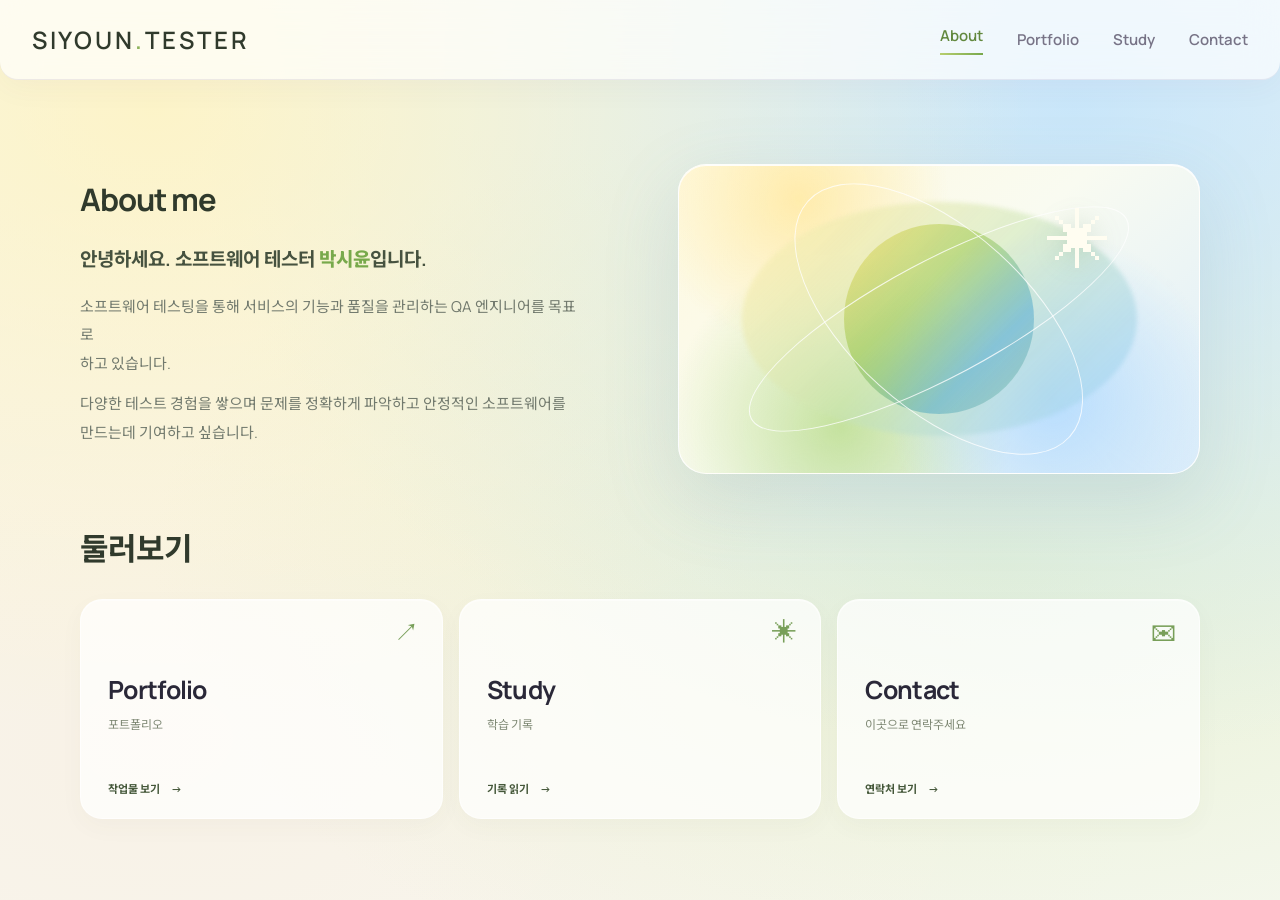
<file: index.html>
<!doctype html>
<html lang="ko">
<head>
  <meta charset="utf-8">
  <meta name="viewport" content="width=device-width, initial-scale=1">
  <meta name="description" content="박시윤 포트폴리오">
  <title>About — siyoun.tester</title>
  <link rel="preconnect" href="https://fonts.googleapis.com">
  <link rel="preconnect" href="https://fonts.gstatic.com" crossorigin>
  <link href="https://fonts.googleapis.com/css2?family=DM+Mono:wght@400;500&family=Manrope:wght@400;500;600;700;800&family=Noto+Sans+KR:wght@400;500;600;700;800&display=swap" rel="stylesheet">
  <link rel="stylesheet" href="assets/css/style.css?v=2">
  <script src="assets/js/main.js" defer></script>
</head>
<body>
  <header class="site-header">
    <nav class="nav-shell" aria-label="주요 메뉴">
      <a class="wordmark" href="index.html" aria-label="siyoun.tester 메인 페이지">siyoun<span>.</span>tester</a>
      <button class="menu-toggle" aria-expanded="false" aria-controls="site-menu" aria-label="메뉴 열기"><span></span><span></span></button>
      <div class="nav-links" id="site-menu">
        <a class="nav-link active" href="index.html" aria-current="page">About</a>
        <a class="nav-link" href="portfolio.html">Portfolio</a>
        <a class="nav-link" href="study.html">Study</a>
        <a class="nav-link" href="contact.html">Contact</a>
      </div>
    </nav>
  </header>

  <main>
    <section class="hero wrap">
      <div class="hero-copy">
        <h2>About me</h2>
        <p class="hero-intro">안녕하세요. 소프트웨어 테스터 <span>박시윤</span>입니다.</p>
        <p>소프트웨어 테스팅을 통해 서비스의 기능과 품질을 관리하는 QA 엔지니어를 목표로<br>하고 있습니다.</p>
        <p>다양한 테스트 경험을 쌓으며 문제를 정확하게 파악하고 안정적인 소프트웨어를<br>만드는데 기여하고 싶습니다.</p>
      </div>
      <div class="hero-art" aria-label="시윤의 포트폴리오를 상징하는 추상 그래픽" role="img">
        <div class="art-orbit orbit-one"></div><div class="art-orbit orbit-two"></div>
        <div class="art-star">✳</div>
      </div>
    </section>

    <section class="preview-section section-pad wrap">
      <div class="section-heading"><div><h2>둘러보기</h2></div></div>
      <div class="preview-grid">
        <a class="preview-card card-lilac" href="portfolio.html"><span class="card-icon">↗︎</span><h3>Portfolio</h3><p>포트폴리오</p><span class="card-link">작업물 보기 <b>→</b></span></a>
        <a class="preview-card card-yellow" href="study.html"><span class="card-icon">✳︎</span><h3>Study</h3><p>학습 기록</p><span class="card-link">기록 읽기 <b>→</b></span></a>
        <a class="preview-card card-blue" href="contact.html"><span class="card-icon">✉︎</span><h3>Contact</h3><p>이곳으로 연락주세요</p><span class="card-link">연락처 보기 <b>→</b></span></a>
      </div>
    </section>
  </main>

</body>
</html>
</file>
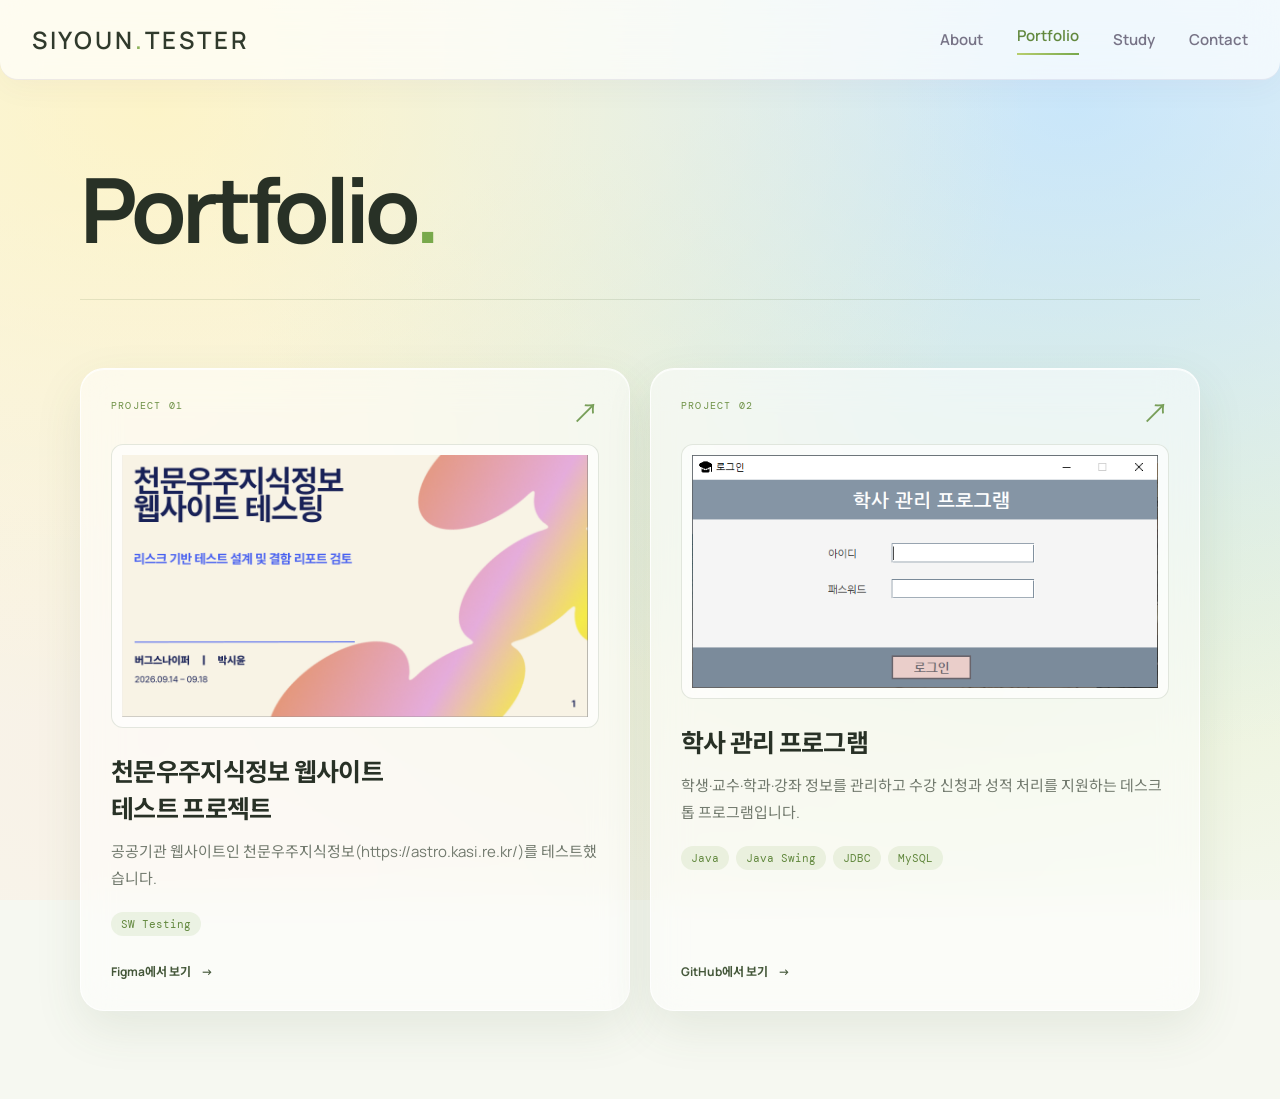
<file: portfolio.html>
<!doctype html>
<html lang="ko">
<head>
  <meta charset="utf-8"><meta name="viewport" content="width=device-width, initial-scale=1">
  <meta name="description" content="포트폴리오">
  <title>Portfolio — siyoun.tester</title>
  <link rel="preconnect" href="https://fonts.googleapis.com"><link rel="preconnect" href="https://fonts.gstatic.com" crossorigin>
  <link href="https://fonts.googleapis.com/css2?family=DM+Mono:wght@400;500&family=Manrope:wght@400;500;600;700;800&family=Noto+Sans+KR:wght@400;500;600;700;800&display=swap" rel="stylesheet">
  <link rel="stylesheet" href="assets/css/style.css?v=3"><script src="assets/js/main.js" defer></script>
</head>
<body>
  <header class="site-header"><nav class="nav-shell" aria-label="주요 메뉴"><a class="wordmark" href="index.html" aria-label="siyoun.tester 메인 페이지">siyoun<span>.</span>tester</a><button class="menu-toggle" aria-expanded="false" aria-controls="site-menu" aria-label="메뉴 열기"><span></span><span></span></button><div class="nav-links" id="site-menu"><a class="nav-link" href="index.html">About</a><a class="nav-link active" href="portfolio.html" aria-current="page">Portfolio</a><a class="nav-link" href="study.html">Study</a><a class="nav-link" href="contact.html">Contact</a></div></nav></header>
  <main class="wrap page-main">
    <section class="page-intro"><h1>Portfolio<span class="period">.</span></h1><div class="intro-meta"></div></section>
    <section class="project-list" aria-label="프로젝트 목록">
      <article class="project-card project-card--linked">
        <span class="project-card-top"><span class="eyebrow">PROJECT 01</span><span class="project-arrow" aria-hidden="true">↗</span></span>
        <span class="project-image"><img src="assets/images/astronomy-testing.png" alt="천문우주지식정보 웹사이트 테스팅 프레젠테이션 표지" width="1920" height="1080"></span>
        <h2>천문우주지식정보 웹사이트<br>테스트 프로젝트</h2>
        <p>공공기관 웹사이트인 천문우주지식정보(https://astro.kasi.re.kr/)를 테스트했습니다.</p>
        <span class="project-tags"><span>SW Testing</span></span>
        <a class="project-link project-card-main-link" href="https://www.figma.com/deck/BfkQ30P0gVGbQv8iLdMMAF/%EC%B2%9C%EB%AC%B8%EC%9A%B0%EC%A3%BC%EC%A7%80%EC%8B%9D%EC%A0%95%EB%B3%B4-sw%ED%85%8C%EC%8A%A4%ED%8C%85-?node-id=1-42&amp;viewport=-58%2C-93%2C0.65&amp;t=P1EmZjKUjUIfKOc4-1&amp;scaling=min-zoom&amp;content-scaling=fixed&amp;page-id=0%3A1" target="_blank" rel="noopener noreferrer" aria-label="천문우주지식정보 웹사이트 테스팅 포트폴리오 Figma에서 보기 (새 창)">Figma에서 보기 <span aria-hidden="true">→</span></a>
      </article>
      <a class="project-card" href="https://github.com/parksiyoun/university_program" target="_blank" rel="noopener noreferrer" aria-label="학사 관리 프로그램 GitHub 저장소 보기 (새 창)">
        <span class="project-card-top"><span class="eyebrow">PROJECT 02</span><span class="project-arrow" aria-hidden="true">↗</span></span>
        <span class="project-image"><img src="assets/images/university-login.png" alt="학사 관리 프로그램 로그인 화면" width="586" height="293"></span>
        <h2>학사 관리 프로그램</h2>
        <p>학생·교수·학과·강좌 정보를 관리하고 수강 신청과 성적 처리를 지원하는 데스크톱 프로그램입니다.</p>
        <span class="project-tags"><span>Java</span><span>Java Swing</span><span>JDBC</span><span>MySQL</span></span>
        <span class="project-link">GitHub에서 보기 <span aria-hidden="true">→</span></span>
      </a>
    </section>
  </main>
</body>
</html>
</file>
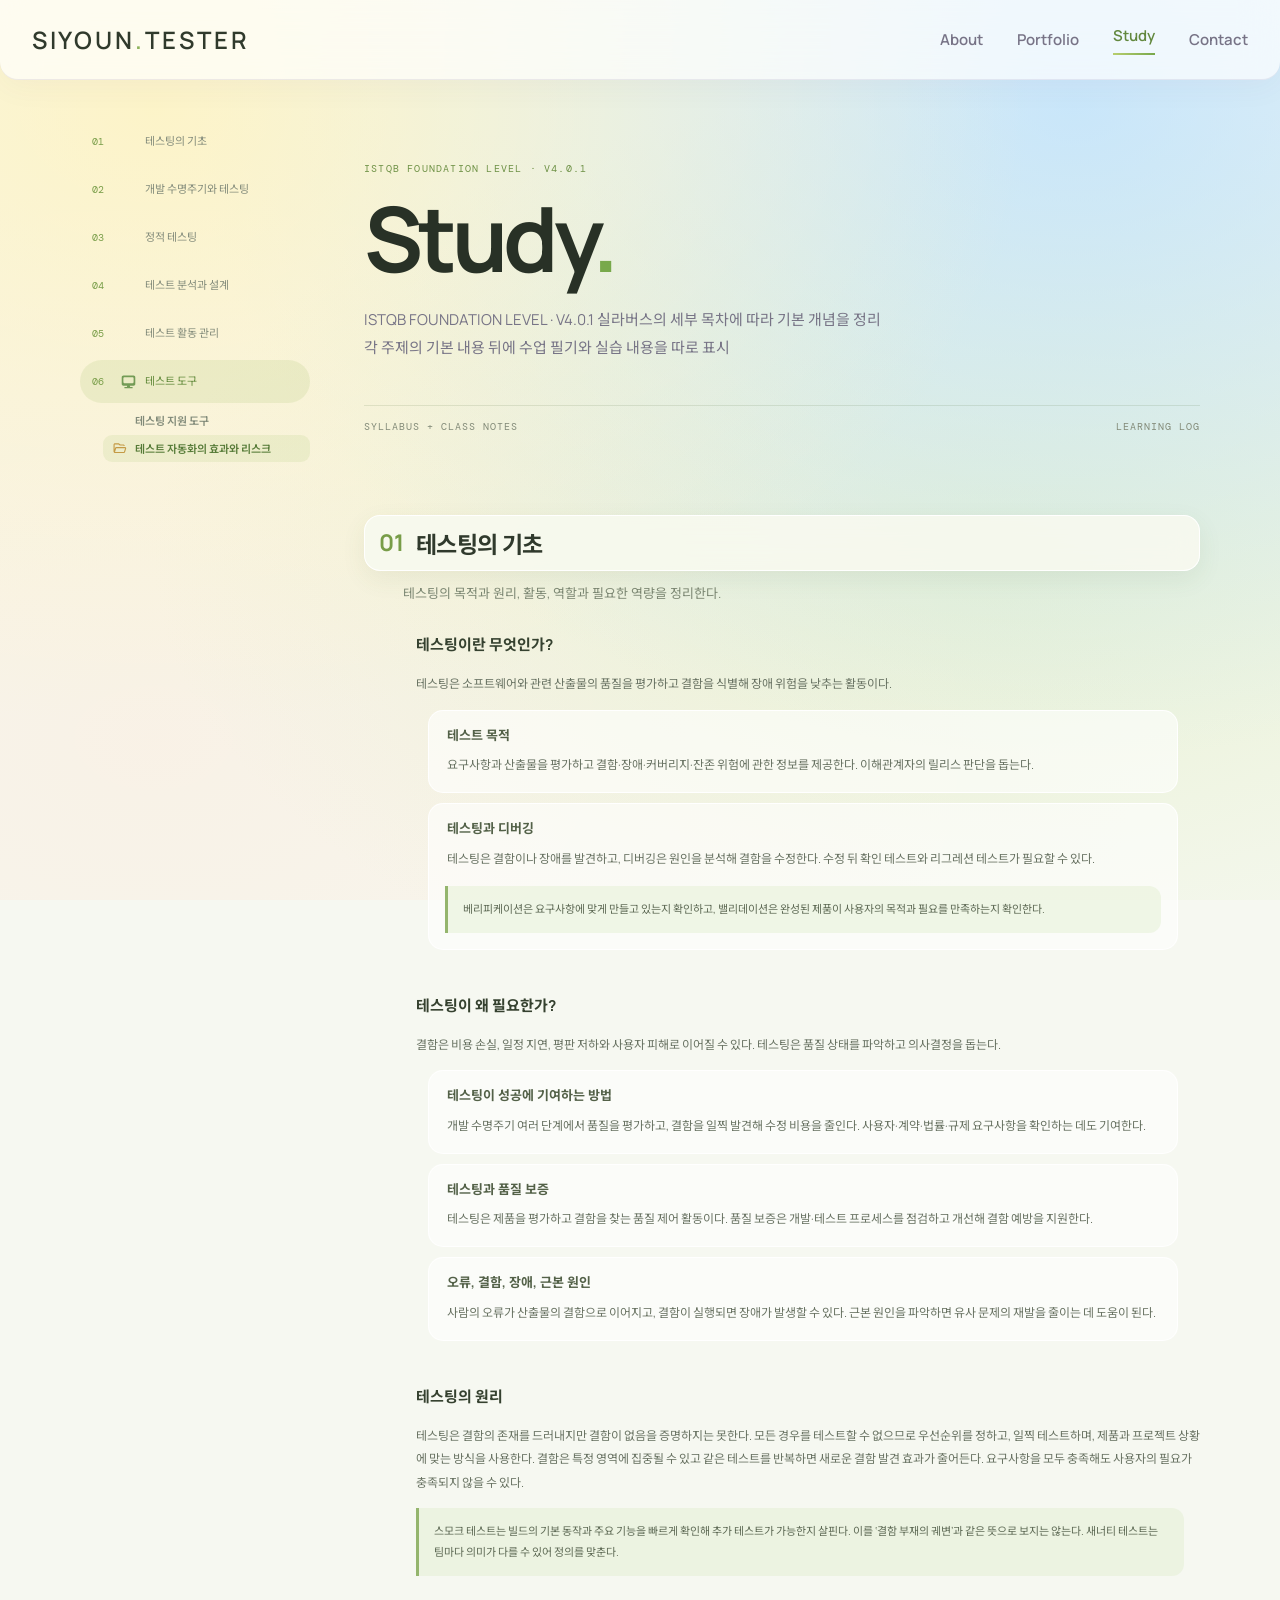
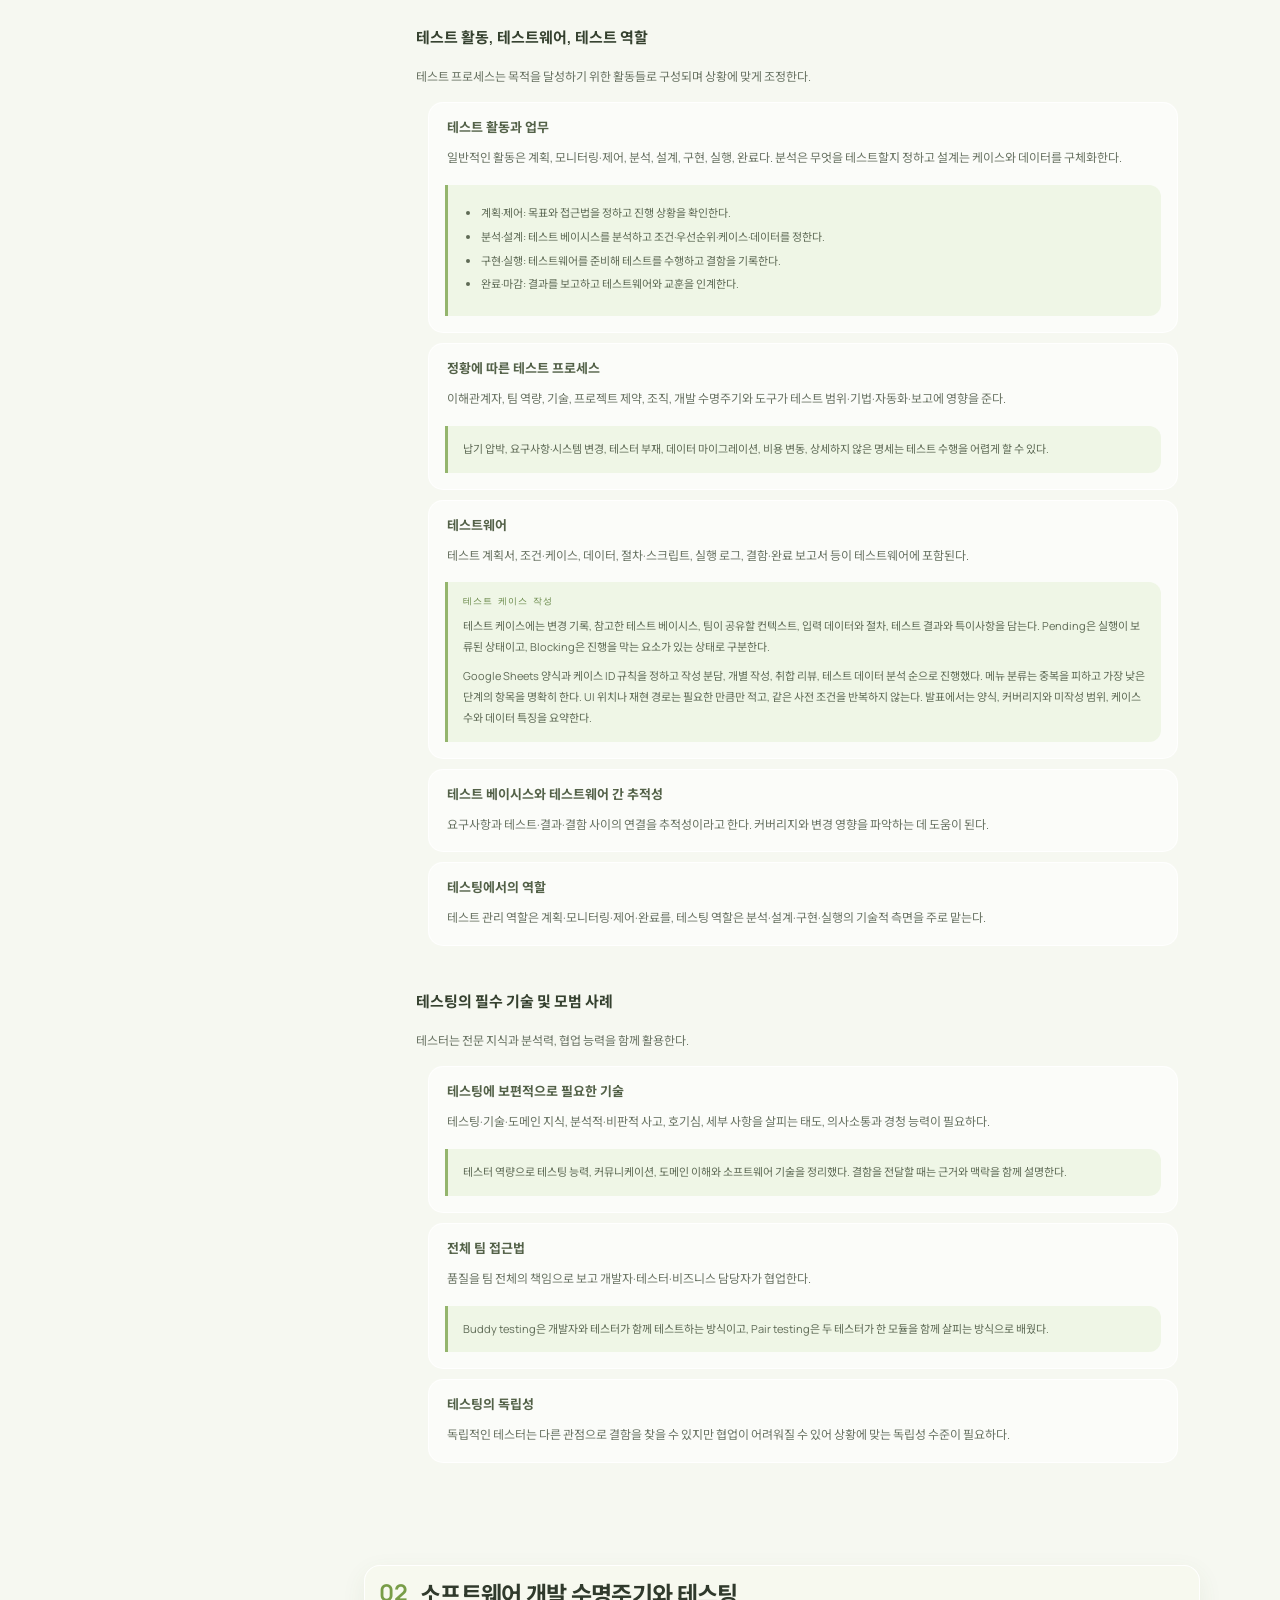
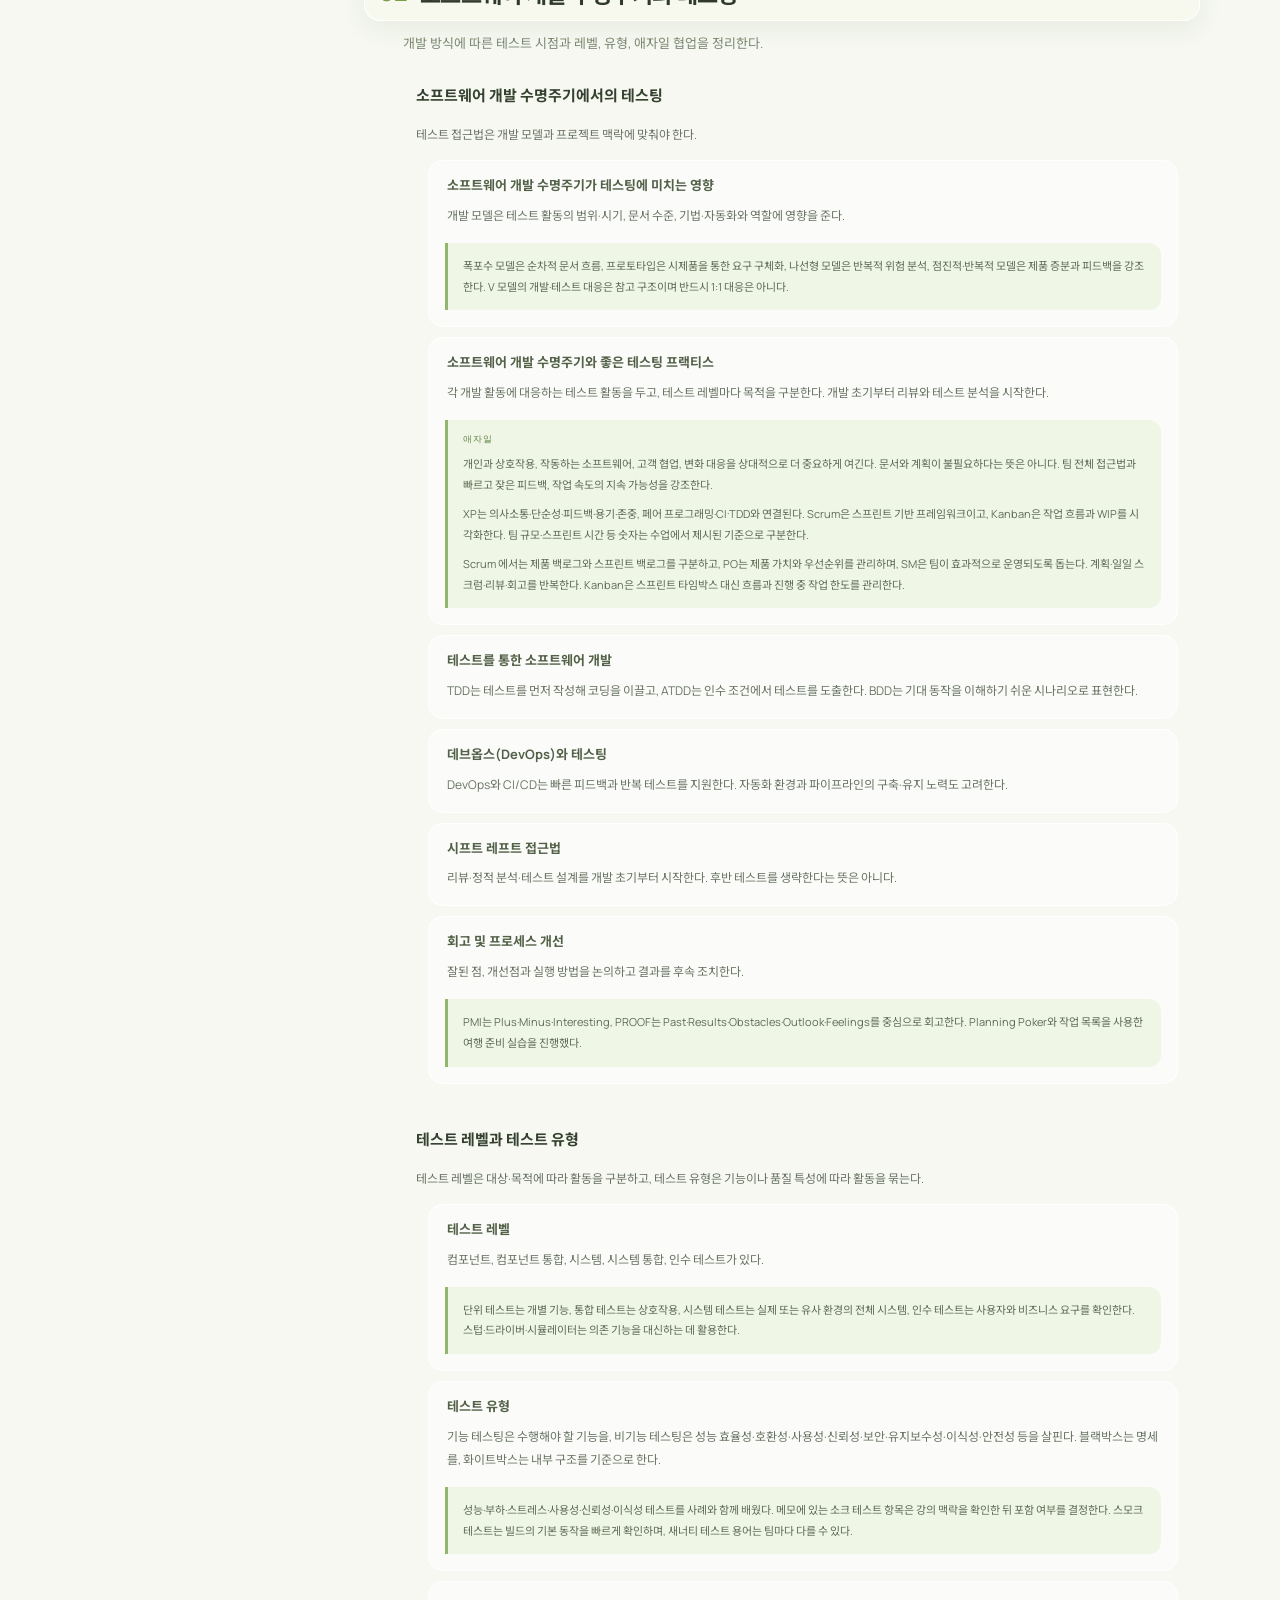
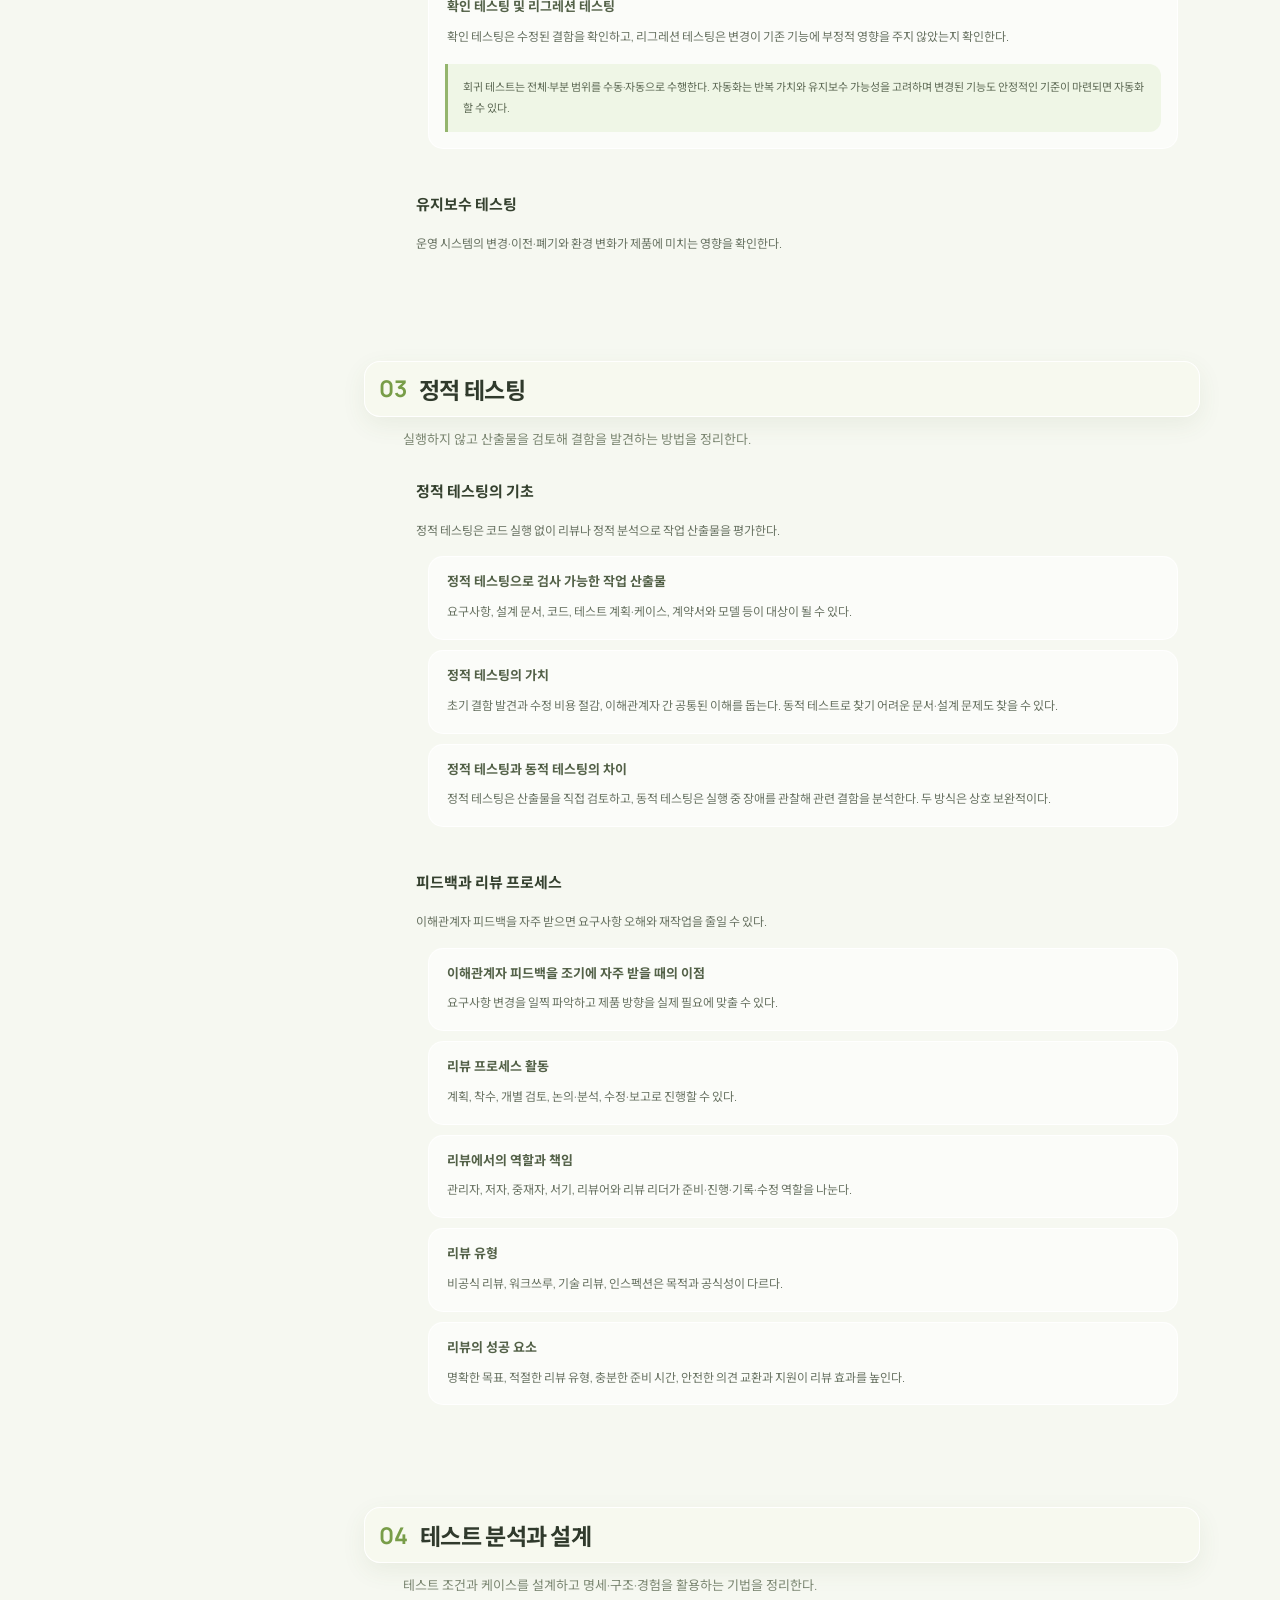
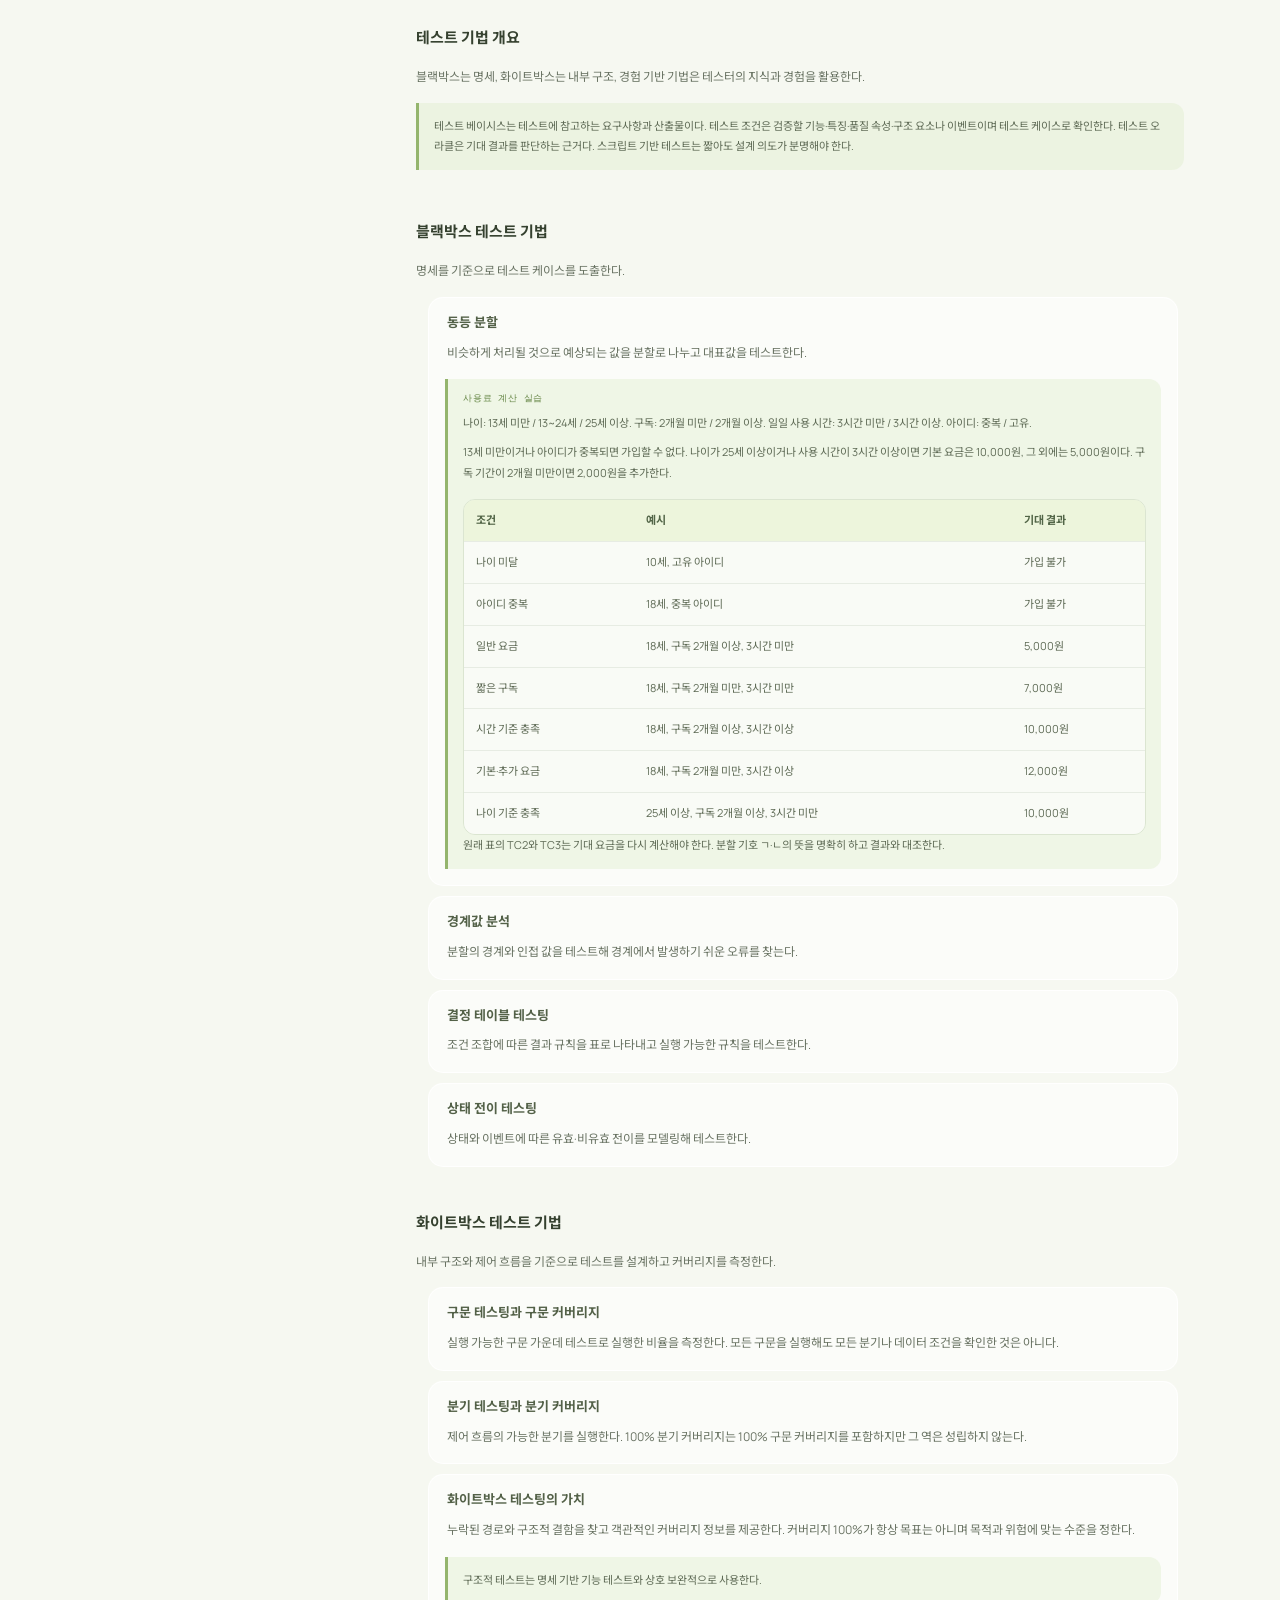
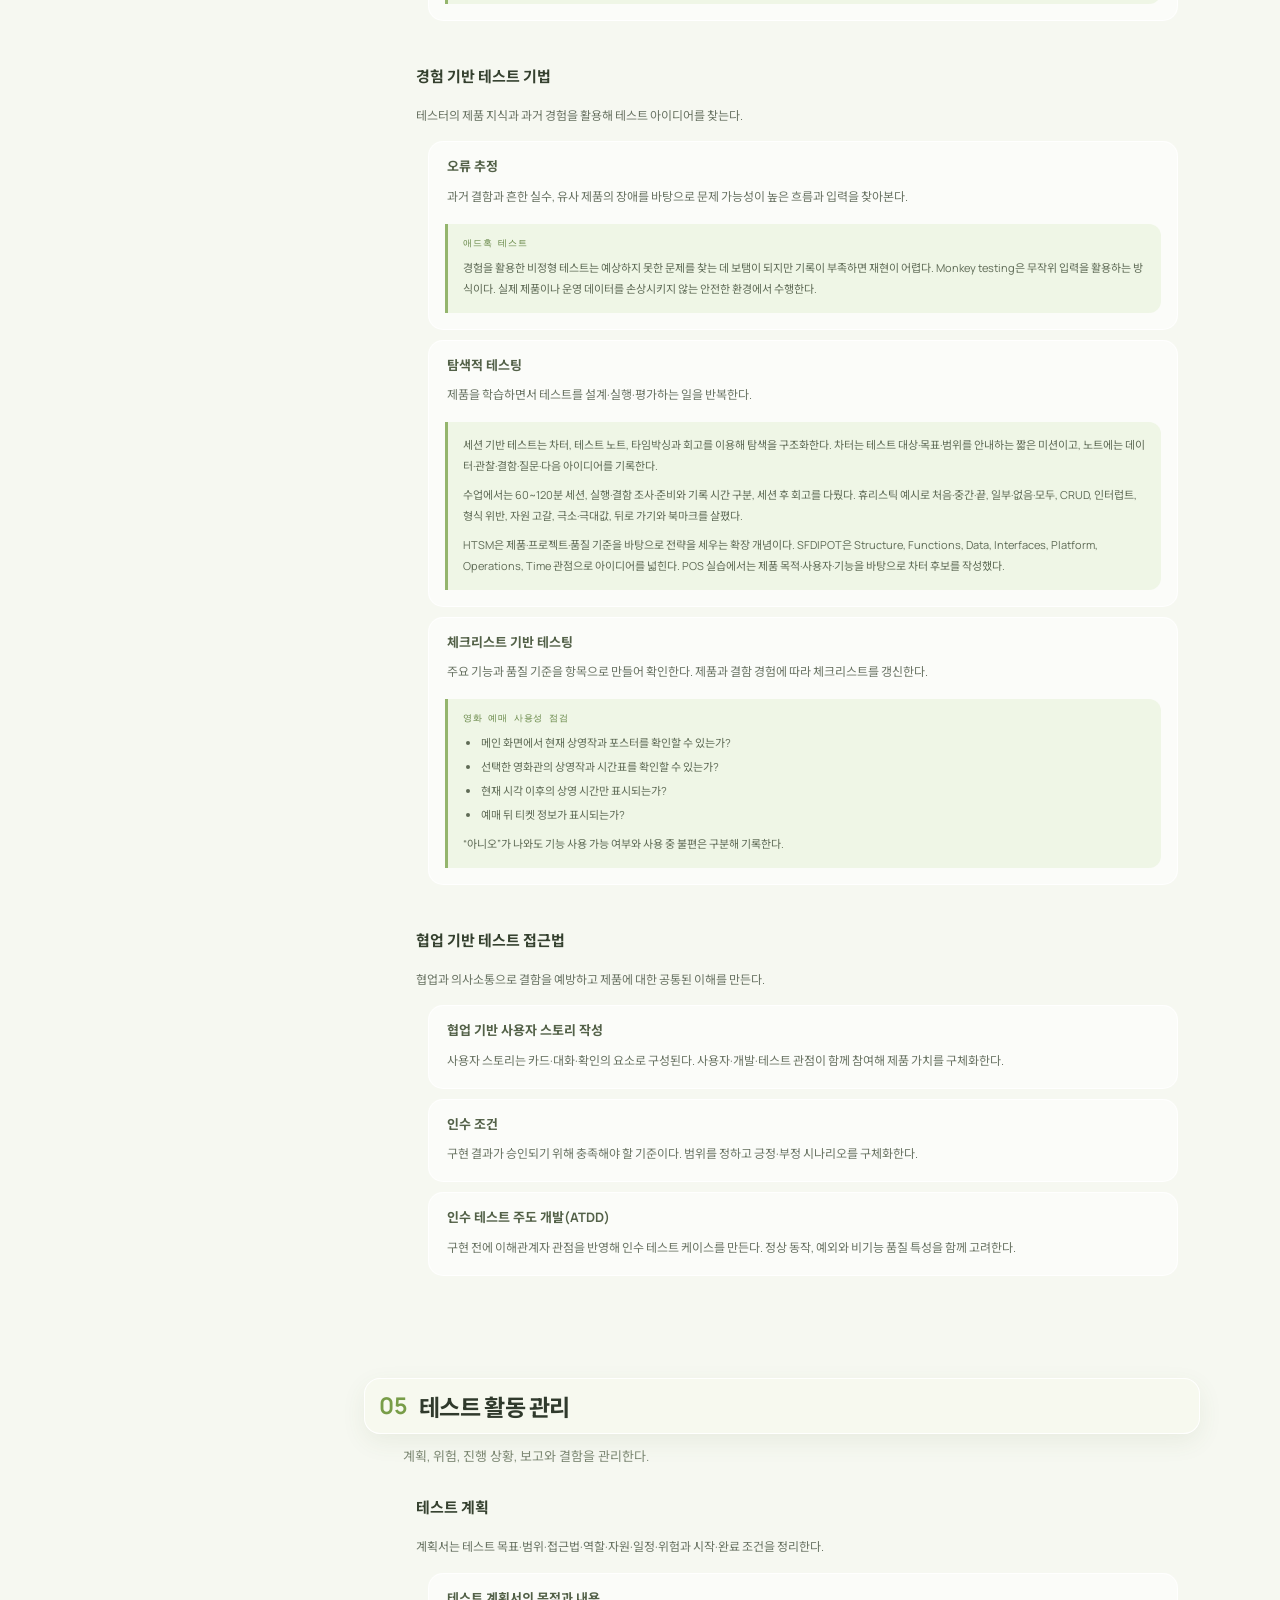
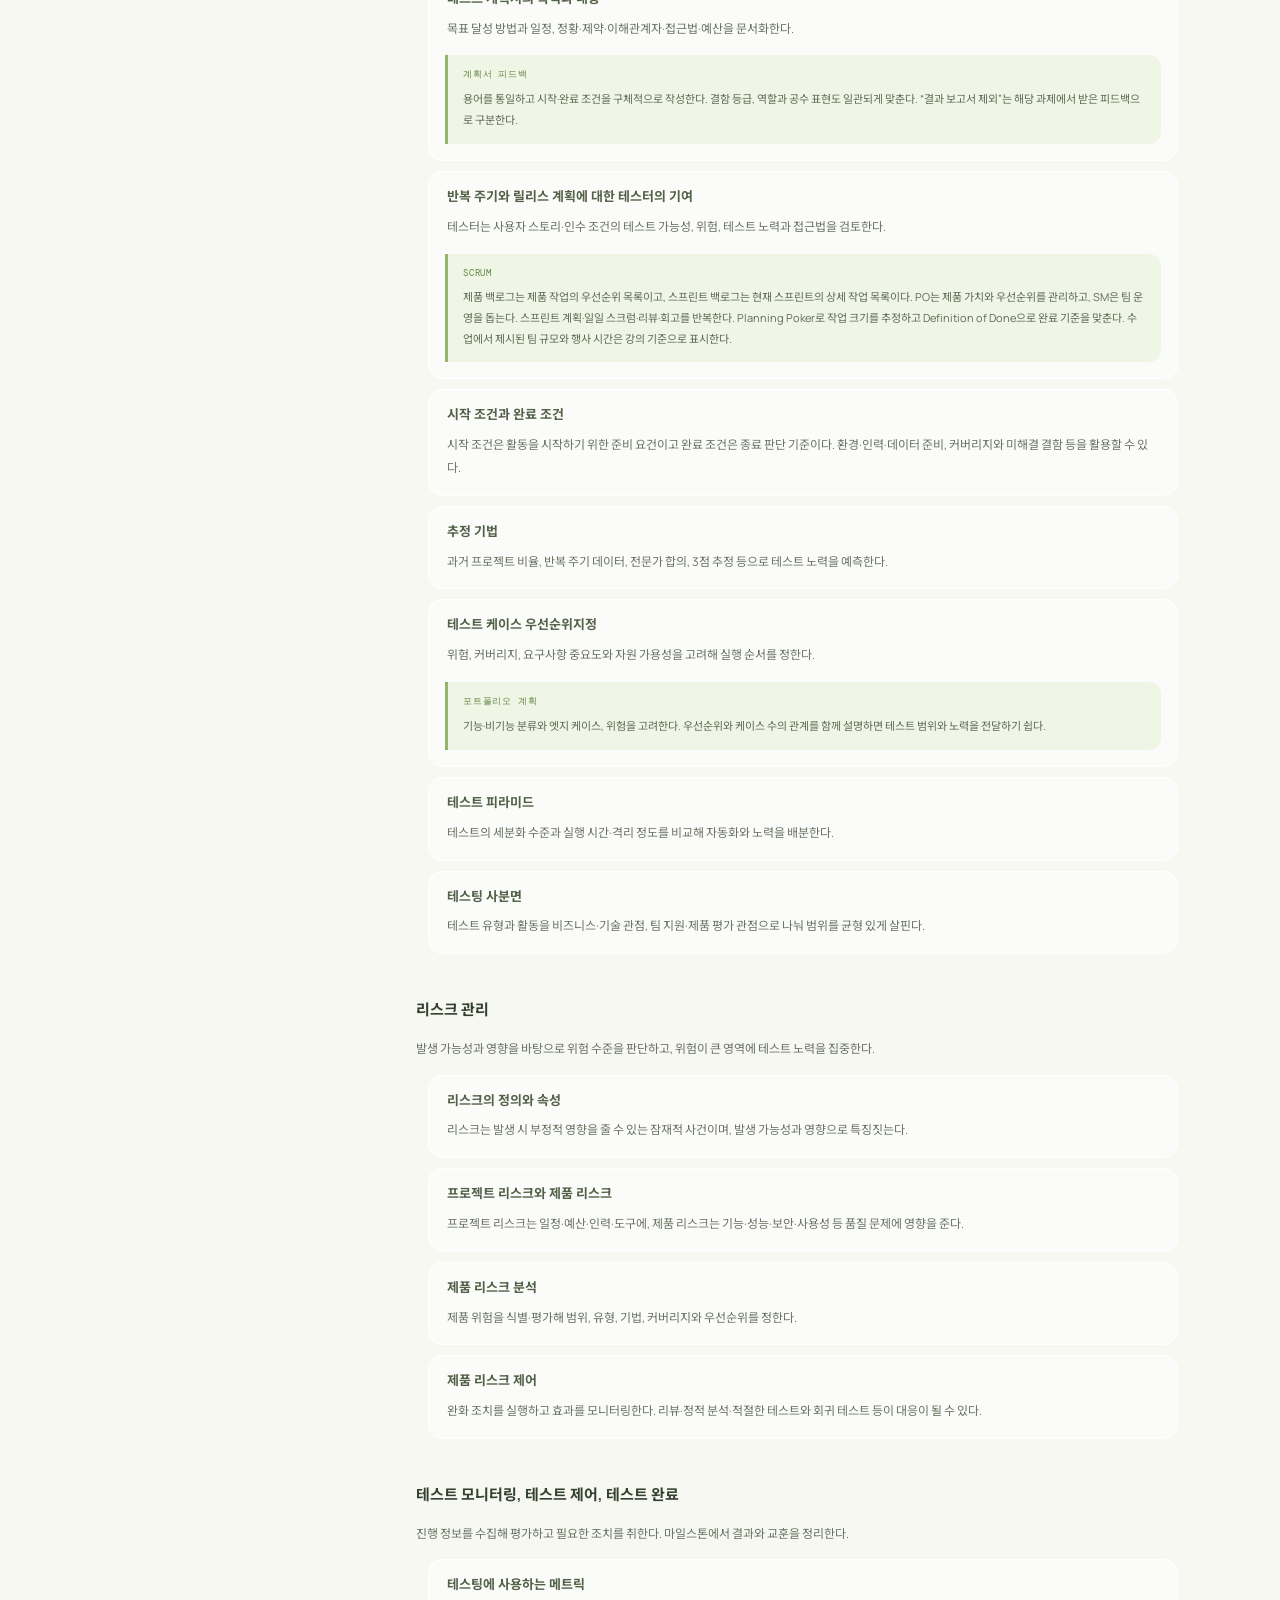
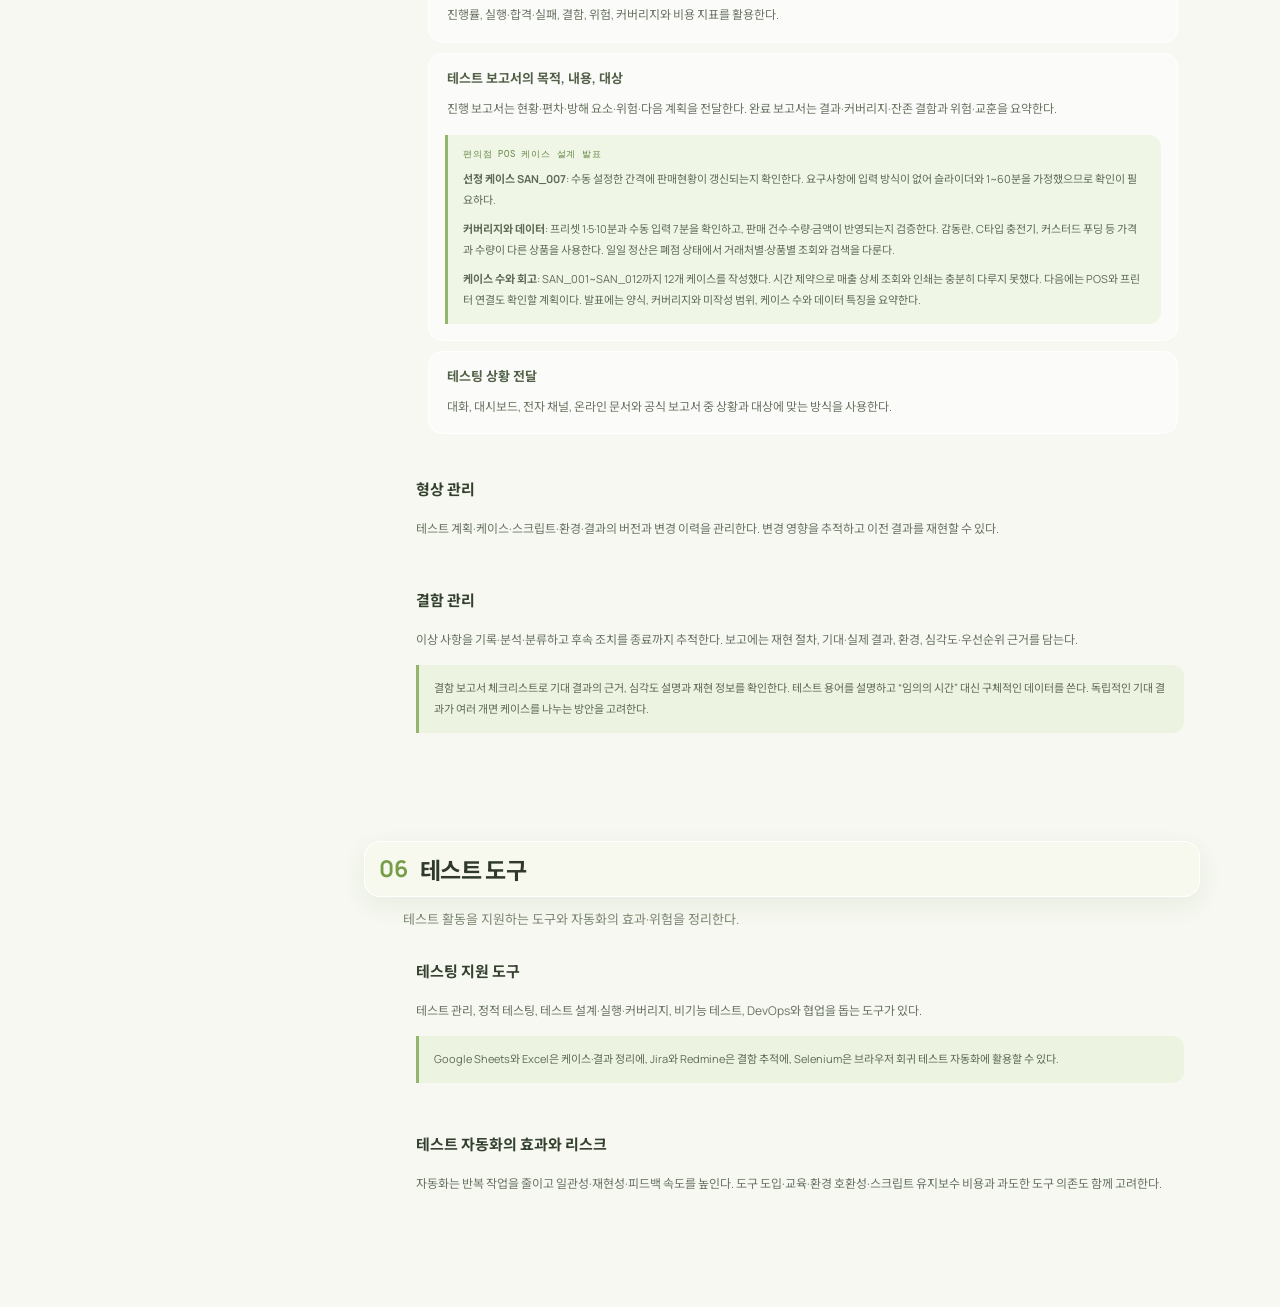
<file: study.html>
<!doctype html>
<html lang="ko">
<head>
  <meta charset="utf-8">
  <meta name="viewport" content="width=device-width, initial-scale=1">
  <meta name="description" content="학습 기록">
  <title>Study — siyoun.tester</title>
  <link rel="preconnect" href="https://fonts.googleapis.com">
  <link rel="preconnect" href="https://fonts.gstatic.com" crossorigin>
  <link href="https://fonts.googleapis.com/css2?family=DM+Mono:wght@400;500&family=Manrope:wght@400;500;600;700;800&family=Noto+Sans+KR:wght@400;500;600;700;800&display=swap" rel="stylesheet">
  <link rel="stylesheet" href="assets/css/style.css?v=20261117-2">
  <link rel="stylesheet" href="assets/css/study.css?v=20261117-2">
  <script src="assets/js/main.js?v=20261117" defer></script>
</head>
<body>
  <header class="site-header"><nav class="nav-shell" aria-label="주요 메뉴">
    <a class="wordmark" href="index.html" aria-label="siyoun.tester 메인 페이지">siyoun<span>.</span>tester</a>
    <button class="menu-toggle" aria-expanded="false" aria-controls="site-menu" aria-label="메뉴 열기"><span></span><span></span></button>
    <div class="nav-links" id="site-menu"><a class="nav-link" href="index.html">About</a><a class="nav-link" href="portfolio.html">Portfolio</a><a class="nav-link active" href="study.html" aria-current="page">Study</a><a class="nav-link" href="contact.html">Contact</a></div>
  </nav></header>
  <main class="wrap page-main study-layout">
    <aside class="study-sidebar" aria-label="학습 목차"><nav class="study-toc" aria-label="세부 목차">
      <ul class="study-toc-list">
        <li class="toc-chapter"><a href="#chapter-foundations" class="side-link" aria-expanded="false" aria-controls="toc-foundations"><span class="toc-number">01</span><img class="toc-icon toc-icon-chapter" src="assets/icons/desktop-chapter.svg" alt="" aria-hidden="true"><span>테스팅의 기초</span></a><ul id="toc-foundations" class="toc-subtopics"></ul></li>
        <li class="toc-chapter"><a href="#chapter-lifecycle" class="side-link" aria-expanded="false" aria-controls="toc-lifecycle"><span class="toc-number">02</span><img class="toc-icon toc-icon-chapter" src="assets/icons/desktop-chapter.svg" alt="" aria-hidden="true"><span>개발 수명주기와 테스팅</span></a><ul id="toc-lifecycle" class="toc-subtopics"></ul></li>
        <li class="toc-chapter"><a href="#chapter-static" class="side-link" aria-expanded="false" aria-controls="toc-static"><span class="toc-number">03</span><img class="toc-icon toc-icon-chapter" src="assets/icons/desktop-chapter.svg" alt="" aria-hidden="true"><span>정적 테스팅</span></a><ul id="toc-static" class="toc-subtopics"></ul></li>
        <li class="toc-chapter"><a href="#chapter-design" class="side-link" aria-expanded="false" aria-controls="toc-design"><span class="toc-number">04</span><img class="toc-icon toc-icon-chapter" src="assets/icons/desktop-chapter.svg" alt="" aria-hidden="true"><span>테스트 분석과 설계</span></a><ul id="toc-design" class="toc-subtopics"></ul></li>
        <li class="toc-chapter"><a href="#chapter-management" class="side-link" aria-expanded="false" aria-controls="toc-management"><span class="toc-number">05</span><img class="toc-icon toc-icon-chapter" src="assets/icons/desktop-chapter.svg" alt="" aria-hidden="true"><span>테스트 활동 관리</span></a><ul id="toc-management" class="toc-subtopics"></ul></li>
        <li class="toc-chapter"><a href="#chapter-tools" class="side-link" aria-expanded="false" aria-controls="toc-tools"><span class="toc-number">06</span><img class="toc-icon toc-icon-chapter" src="assets/icons/desktop-chapter.svg" alt="" aria-hidden="true"><span>테스트 도구</span></a><ul id="toc-tools" class="toc-subtopics"></ul></li>
      </ul>
    </nav></aside>

    <div class="study-content">
      <section class="page-intro study-intro">
        <p class="eyebrow">ISTQB FOUNDATION LEVEL · V4.0.1</p><h1>Study<span class="period">.</span></h1>
        <p class="page-lead">ISTQB FOUNDATION LEVEL · V4.0.1 실라버스의 세부 목차에 따라 기본 개념을 정리<br>각 주제의 기본 내용 뒤에 수업 필기와 실습 내용을 따로 표시</p>
        <div class="intro-meta"><span>SYLLABUS + CLASS NOTES</span><span>LEARNING LOG</span></div>
      </section>

      <section class="study-block chapter-block" id="chapter-foundations">
        <div class="block-heading"><span class="block-number">01</span><div><p class="chapter-kicker">CHAPTER 01</p><h2>테스팅의 기초</h2></div></div>
        <p class="chapter-summary">테스팅의 목적과 원리, 활동, 역할과 필요한 역량을 정리한다.</p><div class="study-topic-list">
          <section class="syllabus-section"><h3 class="topic-title">테스팅이란 무엇인가?</h3><p>테스팅은 소프트웨어와 관련 산출물의 품질을 평가하고 결함을 식별해 장애 위험을 낮추는 활동이다.</p>
            <article class="syllabus-subtopic"><h4 class="topic-title">테스트 목적</h4><p>요구사항과 산출물을 평가하고 결함·장애·커버리지·잔존 위험에 관한 정보를 제공한다. 이해관계자의 릴리스 판단을 돕는다.</p></article>
            <article class="syllabus-subtopic"><h4 class="topic-title">테스팅과 디버깅</h4><p>테스팅은 결함이나 장애를 발견하고, 디버깅은 원인을 분석해 결함을 수정한다. 수정 뒤 확인 테스트와 리그레션 테스트가 필요할 수 있다.</p><div class="class-note"><p>베리피케이션은 요구사항에 맞게 만들고 있는지 확인하고, 밸리데이션은 완성된 제품이 사용자의 목적과 필요를 만족하는지 확인한다.</p></div></article>
          </section>
          <section class="syllabus-section"><h3 class="topic-title">테스팅이 왜 필요한가?</h3><p>결함은 비용 손실, 일정 지연, 평판 저하와 사용자 피해로 이어질 수 있다. 테스팅은 품질 상태를 파악하고 의사결정을 돕는다.</p>
            <article class="syllabus-subtopic"><h4 class="topic-title">테스팅이 성공에 기여하는 방법</h4><p>개발 수명주기 여러 단계에서 품질을 평가하고, 결함을 일찍 발견해 수정 비용을 줄인다. 사용자·계약·법률·규제 요구사항을 확인하는 데도 기여한다.</p></article>
            <article class="syllabus-subtopic"><h4 class="topic-title">테스팅과 품질 보증</h4><p>테스팅은 제품을 평가하고 결함을 찾는 품질 제어 활동이다. 품질 보증은 개발·테스트 프로세스를 점검하고 개선해 결함 예방을 지원한다.</p></article>
            <article class="syllabus-subtopic"><h4 class="topic-title">오류, 결함, 장애, 근본 원인</h4><p>사람의 오류가 산출물의 결함으로 이어지고, 결함이 실행되면 장애가 발생할 수 있다. 근본 원인을 파악하면 유사 문제의 재발을 줄이는 데 도움이 된다.</p></article>
          </section>
          <section class="syllabus-section"><h3 class="topic-title">테스팅의 원리</h3><p>테스팅은 결함의 존재를 드러내지만 결함이 없음을 증명하지는 못한다. 모든 경우를 테스트할 수 없으므로 우선순위를 정하고, 일찍 테스트하며, 제품과 프로젝트 상황에 맞는 방식을 사용한다. 결함은 특정 영역에 집중될 수 있고 같은 테스트를 반복하면 새로운 결함 발견 효과가 줄어든다. 요구사항을 모두 충족해도 사용자의 필요가 충족되지 않을 수 있다.</p><div class="class-note"><p>스모크 테스트는 빌드의 기본 동작과 주요 기능을 빠르게 확인해 추가 테스트가 가능한지 살핀다. 이를 ‘결함 부재의 궤변’과 같은 뜻으로 보지는 않는다. 새너티 테스트는 팀마다 의미가 다를 수 있어 정의를 맞춘다.</p></div></section>
          <section class="syllabus-section"><h3 class="topic-title">테스트 활동, 테스트웨어, 테스트 역할</h3><p>테스트 프로세스는 목적을 달성하기 위한 활동들로 구성되며 상황에 맞게 조정한다.</p>
            <article class="syllabus-subtopic"><h4 class="topic-title">테스트 활동과 업무</h4><p>일반적인 활동은 계획, 모니터링·제어, 분석, 설계, 구현, 실행, 완료다. 분석은 무엇을 테스트할지 정하고 설계는 케이스와 데이터를 구체화한다.</p><div class="class-note"><ul><li>계획·제어: 목표와 접근법을 정하고 진행 상황을 확인한다.</li><li>분석·설계: 테스트 베이시스를 분석하고 조건·우선순위·케이스·데이터를 정한다.</li><li>구현·실행: 테스트웨어를 준비해 테스트를 수행하고 결함을 기록한다.</li><li>완료·마감: 결과를 보고하고 테스트웨어와 교훈을 인계한다.</li></ul></div></article>
            <article class="syllabus-subtopic"><h4 class="topic-title">정황에 따른 테스트 프로세스</h4><p>이해관계자, 팀 역량, 기술, 프로젝트 제약, 조직, 개발 수명주기와 도구가 테스트 범위·기법·자동화·보고에 영향을 준다.</p><div class="class-note"><p>납기 압박, 요구사항·시스템 변경, 테스터 부재, 데이터 마이그레이션, 비용 변동, 상세하지 않은 명세는 테스트 수행을 어렵게 할 수 있다.</p></div></article>
            <article class="syllabus-subtopic"><h4 class="topic-title">테스트웨어</h4><p>테스트 계획서, 조건·케이스, 데이터, 절차·스크립트, 실행 로그, 결함·완료 보고서 등이 테스트웨어에 포함된다.</p><div class="class-note"><p class="class-note-label">테스트 케이스 작성</p><p>테스트 케이스에는 변경 기록, 참고한 테스트 베이시스, 팀이 공유할 컨텍스트, 입력 데이터와 절차, 테스트 결과와 특이사항을 담는다. Pending은 실행이 보류된 상태이고, Blocking은 진행을 막는 요소가 있는 상태로 구분한다.</p><p>Google Sheets 양식과 케이스 ID 규칙을 정하고 작성 분담, 개별 작성, 취합 리뷰, 테스트 데이터 분석 순으로 진행했다. 메뉴 분류는 중복을 피하고 가장 낮은 단계의 항목을 명확히 한다. UI 위치나 재현 경로는 필요한 만큼만 적고, 같은 사전 조건을 반복하지 않는다. 발표에서는 양식, 커버리지와 미작성 범위, 케이스 수와 데이터 특징을 요약한다.</p></div></article>
            <article class="syllabus-subtopic"><h4 class="topic-title">테스트 베이시스와 테스트웨어 간 추적성</h4><p>요구사항과 테스트·결과·결함 사이의 연결을 추적성이라고 한다. 커버리지와 변경 영향을 파악하는 데 도움이 된다.</p></article>
            <article class="syllabus-subtopic"><h4 class="topic-title">테스팅에서의 역할</h4><p>테스트 관리 역할은 계획·모니터링·제어·완료를, 테스팅 역할은 분석·설계·구현·실행의 기술적 측면을 주로 맡는다.</p></article>
          </section>
          <section class="syllabus-section"><h3 class="topic-title">테스팅의 필수 기술 및 모범 사례</h3><p>테스터는 전문 지식과 분석력, 협업 능력을 함께 활용한다.</p>
            <article class="syllabus-subtopic"><h4 class="topic-title">테스팅에 보편적으로 필요한 기술</h4><p>테스팅·기술·도메인 지식, 분석적·비판적 사고, 호기심, 세부 사항을 살피는 태도, 의사소통과 경청 능력이 필요하다.</p><div class="class-note"><p>테스터 역량으로 테스팅 능력, 커뮤니케이션, 도메인 이해와 소프트웨어 기술을 정리했다. 결함을 전달할 때는 근거와 맥락을 함께 설명한다.</p></div></article>
            <article class="syllabus-subtopic"><h4 class="topic-title">전체 팀 접근법</h4><p>품질을 팀 전체의 책임으로 보고 개발자·테스터·비즈니스 담당자가 협업한다.</p><div class="class-note"><p>Buddy testing은 개발자와 테스터가 함께 테스트하는 방식이고, Pair testing은 두 테스터가 한 모듈을 함께 살피는 방식으로 배웠다.</p></div></article>
            <article class="syllabus-subtopic"><h4 class="topic-title">테스팅의 독립성</h4><p>독립적인 테스터는 다른 관점으로 결함을 찾을 수 있지만 협업이 어려워질 수 있어 상황에 맞는 독립성 수준이 필요하다.</p></article>
          </section>
        </div>
      </section>

      <section class="study-block chapter-block" id="chapter-lifecycle">
        <div class="block-heading"><span class="block-number">02</span><div><p class="chapter-kicker">CHAPTER 02</p><h2>소프트웨어 개발 수명주기와 테스팅</h2></div></div>
        <p class="chapter-summary">개발 방식에 따른 테스트 시점과 레벨, 유형, 애자일 협업을 정리한다.</p><div class="study-topic-list">
          <section class="syllabus-section"><h3 class="topic-title">소프트웨어 개발 수명주기에서의 테스팅</h3><p>테스트 접근법은 개발 모델과 프로젝트 맥락에 맞춰야 한다.</p>
            <article class="syllabus-subtopic"><h4 class="topic-title">소프트웨어 개발 수명주기가 테스팅에 미치는 영향</h4><p>개발 모델은 테스트 활동의 범위·시기, 문서 수준, 기법·자동화와 역할에 영향을 준다.</p><div class="class-note"><p>폭포수 모델은 순차적 문서 흐름, 프로토타입은 시제품을 통한 요구 구체화, 나선형 모델은 반복적 위험 분석, 점진적·반복적 모델은 제품 증분과 피드백을 강조한다. V 모델의 개발·테스트 대응은 참고 구조이며 반드시 1:1 대응은 아니다.</p></div></article>
            <article class="syllabus-subtopic"><h4 class="topic-title">소프트웨어 개발 수명주기와 좋은 테스팅 프랙티스</h4><p>각 개발 활동에 대응하는 테스트 활동을 두고, 테스트 레벨마다 목적을 구분한다. 개발 초기부터 리뷰와 테스트 분석을 시작한다.</p><div class="class-note"><p class="class-note-label">애자일</p><p>개인과 상호작용, 작동하는 소프트웨어, 고객 협업, 변화 대응을 상대적으로 더 중요하게 여긴다. 문서와 계획이 불필요하다는 뜻은 아니다. 팀 전체 접근법과 빠르고 잦은 피드백, 작업 속도의 지속 가능성을 강조한다.</p><p>XP는 의사소통·단순성·피드백·용기·존중, 페어 프로그래밍·CI·TDD와 연결된다. Scrum은 스프린트 기반 프레임워크이고, Kanban은 작업 흐름과 WIP를 시각화한다. 팀 규모·스프린트 시간 등 숫자는 수업에서 제시된 기준으로 구분한다.</p><p>Scrum
에서는 제품 백로그와 스프린트 백로그를 구분하고, PO는 제품 가치와 우선순위를 관리하며, SM은 팀이 효과적으로 운영되도록 돕는다. 계획·일일 스크럼·리뷰·회고를 반복한다. Kanban은 스프린트 타임박스 대신 흐름과 진행 중 작업 한도를 관리한다.</p></div></article>
            <article class="syllabus-subtopic"><h4 class="topic-title">테스트를 통한 소프트웨어 개발</h4><p>TDD는 테스트를 먼저 작성해 코딩을 이끌고, ATDD는 인수 조건에서 테스트를 도출한다. BDD는 기대 동작을 이해하기 쉬운 시나리오로 표현한다.</p></article>
            <article class="syllabus-subtopic"><h4 class="topic-title">데브옵스(DevOps)와 테스팅</h4><p>DevOps와 CI/CD는 빠른 피드백과 반복 테스트를 지원한다. 자동화 환경과 파이프라인의 구축·유지 노력도 고려한다.</p></article>
            <article class="syllabus-subtopic"><h4 class="topic-title">시프트 레프트 접근법</h4><p>리뷰·정적 분석·테스트 설계를 개발 초기부터 시작한다. 후반 테스트를 생략한다는 뜻은 아니다.</p></article>
            <article class="syllabus-subtopic"><h4 class="topic-title">회고 및 프로세스 개선</h4><p>잘된 점, 개선점과 실행 방법을 논의하고 결과를 후속 조치한다.</p><div class="class-note"><p>PMI는 Plus·Minus·Interesting, PROOF는 Past·Results·Obstacles·Outlook·Feelings를 중심으로 회고한다. Planning Poker와 작업 목록을 사용한 여행 준비 실습을 진행했다.</p></div></article>
          </section>
          <section class="syllabus-section"><h3 class="topic-title">테스트 레벨과 테스트 유형</h3><p>테스트 레벨은 대상·목적에 따라 활동을 구분하고, 테스트 유형은 기능이나 품질 특성에 따라 활동을 묶는다.</p>
            <article class="syllabus-subtopic"><h4 class="topic-title">테스트 레벨</h4><p>컴포넌트, 컴포넌트 통합, 시스템, 시스템 통합, 인수 테스트가 있다.</p><div class="class-note"><p>단위 테스트는 개별 기능, 통합 테스트는 상호작용, 시스템 테스트는 실제 또는 유사 환경의 전체 시스템, 인수 테스트는 사용자와 비즈니스 요구를 확인한다. 스텁·드라이버·시뮬레이터는 의존 기능을 대신하는 데 활용한다.</p></div></article>
            <article class="syllabus-subtopic"><h4 class="topic-title">테스트 유형</h4><p>기능 테스팅은 수행해야 할 기능을, 비기능 테스팅은 성능 효율성·호환성·사용성·신뢰성·보안·유지보수성·이식성·안전성 등을 살핀다. 블랙박스는 명세를, 화이트박스는 내부 구조를 기준으로 한다.</p><div class="class-note"><p>성능·부하·스트레스·사용성·신뢰성·이식성 테스트를 사례와 함께 배웠다. 메모에 있는 소크 테스트 항목은 강의 맥락을 확인한 뒤 포함 여부를 결정한다. 스모크 테스트는 빌드의 기본 동작을 빠르게 확인하며, 새너티 테스트 용어는 팀마다 다를 수 있다.</p></div></article>
            <article class="syllabus-subtopic"><h4 class="topic-title">확인 테스팅 및 리그레션 테스팅</h4><p>확인 테스팅은 수정된 결함을 확인하고, 리그레션 테스팅은 변경이 기존 기능에 부정적 영향을 주지 않았는지 확인한다.</p><div class="class-note"><p>회귀 테스트는 전체·부분 범위를 수동·자동으로 수행한다. 자동화는 반복 가치와 유지보수 가능성을 고려하며 변경된 기능도 안정적인 기준이 마련되면 자동화할 수 있다.</p></div></article>
          </section>
          <section class="syllabus-section"><h3 class="topic-title">유지보수 테스팅</h3><p>운영 시스템의 변경·이전·폐기와 환경 변화가 제품에 미치는 영향을 확인한다.</p></section>
        </div>
      </section>

      <section class="study-block chapter-block" id="chapter-static">
        <div class="block-heading"><span class="block-number">03</span><div><p class="chapter-kicker">CHAPTER 03</p><h2>정적 테스팅</h2></div></div>
        <p class="chapter-summary">실행하지 않고 산출물을 검토해 결함을 발견하는 방법을 정리한다.</p><div class="study-topic-list">
          <section class="syllabus-section"><h3 class="topic-title">정적 테스팅의 기초</h3><p>정적 테스팅은 코드 실행 없이 리뷰나 정적 분석으로 작업 산출물을 평가한다.</p>
            <article class="syllabus-subtopic"><h4 class="topic-title">정적 테스팅으로 검사 가능한 작업 산출물</h4><p>요구사항, 설계 문서, 코드, 테스트 계획·케이스, 계약서와 모델 등이 대상이 될 수 있다.</p></article>
            <article class="syllabus-subtopic"><h4 class="topic-title">정적 테스팅의 가치</h4><p>초기 결함 발견과 수정 비용 절감, 이해관계자 간 공통된 이해를 돕는다. 동적 테스트로 찾기 어려운 문서·설계 문제도 찾을 수 있다.</p></article>
            <article class="syllabus-subtopic"><h4 class="topic-title">정적 테스팅과 동적 테스팅의 차이</h4><p>정적 테스팅은 산출물을 직접 검토하고, 동적 테스팅은 실행 중 장애를 관찰해 관련 결함을 분석한다. 두 방식은 상호 보완적이다.</p></article>
          </section>
          <section class="syllabus-section"><h3 class="topic-title">피드백과 리뷰 프로세스</h3><p>이해관계자 피드백을 자주 받으면 요구사항 오해와 재작업을 줄일 수 있다.</p>
            <article class="syllabus-subtopic"><h4 class="topic-title">이해관계자 피드백을 조기에 자주 받을 때의 이점</h4><p>요구사항 변경을 일찍 파악하고 제품 방향을 실제 필요에 맞출 수 있다.</p></article>
            <article class="syllabus-subtopic"><h4 class="topic-title">리뷰 프로세스 활동</h4><p>계획, 착수, 개별 검토, 논의·분석, 수정·보고로 진행할 수 있다.</p></article>
            <article class="syllabus-subtopic"><h4 class="topic-title">리뷰에서의 역할과 책임</h4><p>관리자, 저자, 중재자, 서기, 리뷰어와 리뷰 리더가 준비·진행·기록·수정 역할을 나눈다.</p></article>
            <article class="syllabus-subtopic"><h4 class="topic-title">리뷰 유형</h4><p>비공식 리뷰, 워크쓰루, 기술 리뷰, 인스펙션은 목적과 공식성이 다르다.</p></article>
            <article class="syllabus-subtopic"><h4 class="topic-title">리뷰의 성공 요소</h4><p>명확한 목표, 적절한 리뷰 유형, 충분한 준비 시간, 안전한 의견 교환과 지원이 리뷰 효과를 높인다.</p></article>
          </section>
        </div>
      </section>

      <section class="study-block chapter-block" id="chapter-design">
        <div class="block-heading"><span class="block-number">04</span><div><p class="chapter-kicker">CHAPTER 04</p><h2>테스트 분석과 설계</h2></div></div>
        <p class="chapter-summary">테스트 조건과 케이스를 설계하고 명세·구조·경험을 활용하는 기법을 정리한다.</p><div class="study-topic-list">
          <section class="syllabus-section"><h3 class="topic-title">테스트 기법 개요</h3><p>블랙박스는 명세, 화이트박스는 내부 구조, 경험 기반 기법은 테스터의 지식과 경험을 활용한다.</p><div class="class-note"><p>테스트 베이시스는 테스트에 참고하는 요구사항과 산출물이다. 테스트 조건은 검증할 기능·특징·품질 속성·구조 요소나 이벤트이며 테스트 케이스로 확인한다. 테스트 오라클은 기대 결과를 판단하는 근거다. 스크립트 기반 테스트는 짧아도 설계 의도가 분명해야 한다.</p></div></section>
          <section class="syllabus-section"><h3 class="topic-title">블랙박스 테스트 기법</h3><p>명세를 기준으로 테스트 케이스를 도출한다.</p>
            <article class="syllabus-subtopic"><h4 class="topic-title">동등 분할</h4><p>비슷하게 처리될 것으로 예상되는 값을 분할로 나누고 대표값을 테스트한다.</p><div class="class-note"><p class="class-note-label">사용료 계산 실습</p><p>나이: 13세 미만 / 13~24세 / 25세 이상. 구독: 2개월 미만 / 2개월 이상. 일일 사용 시간: 3시간 미만 / 3시간 이상. 아이디: 중복 / 고유.</p><p>13세 미만이거나 아이디가 중복되면 가입할 수 없다. 나이가 25세 이상이거나 사용 시간이 3시간 이상이면 기본 요금은 10,000원, 그 외에는 5,000원이다. 구독 기간이 2개월 미만이면 2,000원을 추가한다.</p><div class="table-scroll"><table class="study-table"><thead><tr><th>조건</th><th>예시</th><th>기대 결과</th></tr></thead><tbody><tr><td>나이 미달</td><td>10세, 고유 아이디</td><td>가입 불가</td></tr><tr><td>아이디 중복</td><td>18세, 중복 아이디</td><td>가입 불가</td></tr><tr><td>일반 요금</td><td>18세, 구독 2개월 이상, 3시간 미만</td><td>5,000원</td></tr><tr><td>짧은 구독</td><td>18세, 구독 2개월 미만, 3시간 미만</td><td>7,000원</td></tr><tr><td>시간 기준 충족</td><td>18세, 구독 2개월 이상, 3시간 이상</td><td>10,000원</td></tr><tr><td>기본·추가 요금</td><td>18세, 구독 2개월 미만, 3시간 이상</td><td>12,000원</td></tr><tr><td>나이 기준 충족</td><td>25세 이상, 구독 2개월 이상, 3시간 미만</td><td>10,000원</td></tr></tbody></table></div><p class="note-callout">원래 표의 TC2와 TC3는 기대 요금을 다시 계산해야 한다. 분할 기호 ㄱ·ㄴ의 뜻을 명확히 하고 결과와 대조한다.</p></div></article>
            <article class="syllabus-subtopic"><h4 class="topic-title">경계값 분석</h4><p>분할의 경계와 인접 값을 테스트해 경계에서 발생하기 쉬운 오류를 찾는다.</p></article>
            <article class="syllabus-subtopic"><h4 class="topic-title">결정 테이블 테스팅</h4><p>조건 조합에 따른 결과 규칙을 표로 나타내고 실행 가능한 규칙을 테스트한다.</p></article>
            <article class="syllabus-subtopic"><h4 class="topic-title">상태 전이 테스팅</h4><p>상태와 이벤트에 따른 유효·비유효 전이를 모델링해 테스트한다.</p></article>
          </section>
          <section class="syllabus-section"><h3 class="topic-title">화이트박스 테스트 기법</h3><p>내부 구조와 제어 흐름을 기준으로 테스트를 설계하고 커버리지를 측정한다.</p>
            <article class="syllabus-subtopic"><h4 class="topic-title">구문 테스팅과 구문 커버리지</h4><p>실행 가능한 구문 가운데 테스트로 실행한 비율을 측정한다. 모든 구문을 실행해도 모든 분기나 데이터 조건을 확인한 것은 아니다.</p></article>
            <article class="syllabus-subtopic"><h4 class="topic-title">분기 테스팅과 분기 커버리지</h4><p>제어 흐름의 가능한 분기를 실행한다. 100% 분기 커버리지는 100% 구문 커버리지를 포함하지만 그 역은 성립하지 않는다.</p></article>
            <article class="syllabus-subtopic"><h4 class="topic-title">화이트박스 테스팅의 가치</h4><p>누락된 경로와 구조적 결함을 찾고 객관적인 커버리지 정보를 제공한다. 커버리지 100%가 항상 목표는 아니며 목적과 위험에 맞는 수준을 정한다.</p><div class="class-note"><p>구조적 테스트는 명세 기반 기능 테스트와 상호 보완적으로 사용한다.</p></div></article>
          </section>
          <section class="syllabus-section"><h3 class="topic-title">경험 기반 테스트 기법</h3><p>테스터의 제품 지식과 과거 경험을 활용해 테스트 아이디어를 찾는다.</p>
            <article class="syllabus-subtopic"><h4 class="topic-title">오류 추정</h4><p>과거 결함과 흔한 실수, 유사 제품의 장애를 바탕으로 문제 가능성이 높은 흐름과 입력을 찾아본다.</p><div class="class-note"><p class="class-note-label">애드혹 테스트</p><p>경험을 활용한 비정형 테스트는 예상하지 못한 문제를 찾는 데 보탬이 되지만 기록이 부족하면 재현이 어렵다. Monkey testing은 무작위 입력을 활용하는 방식이다. 실제 제품이나 운영 데이터를 손상시키지 않는 안전한 환경에서 수행한다.</p></div></article>
            <article class="syllabus-subtopic"><h4 class="topic-title">탐색적 테스팅</h4><p>제품을 학습하면서 테스트를 설계·실행·평가하는 일을 반복한다.</p><div class="class-note"><p>세션 기반 테스트는 차터, 테스트 노트, 타임박싱과 회고를 이용해 탐색을 구조화한다. 차터는 테스트 대상·목표·범위를 안내하는 짧은 미션이고, 노트에는 데이터·관찰·결함·질문·다음 아이디어를 기록한다.</p><p>수업에서는 60~120분 세션, 실행·결함 조사·준비와 기록 시간 구분, 세션 후 회고를 다뤘다. 휴리스틱 예시로 처음·중간·끝, 일부·없음·모두, CRUD, 인터럽트, 형식 위반, 자원 고갈, 극소·극대값, 뒤로 가기와 북마크를 살폈다.</p><p>HTSM은 제품·프로젝트·품질 기준을 바탕으로 전략을 세우는 확장 개념이다. SFDIPOT은 Structure, Functions, Data, Interfaces, Platform, Operations, Time 관점으로 아이디어를 넓힌다. POS 실습에서는 제품 목적·사용자·기능을 바탕으로 차터 후보를 작성했다.</p></div></article>
            <article class="syllabus-subtopic"><h4 class="topic-title">체크리스트 기반 테스팅</h4><p>주요 기능과 품질 기준을 항목으로 만들어 확인한다. 제품과 결함 경험에 따라 체크리스트를 갱신한다.</p><div class="class-note"><p class="class-note-label">영화 예매 사용성 점검</p><ul><li>메인 화면에서 현재 상영작과 포스터를 확인할 수 있는가?</li><li>선택한 영화관의 상영작과 시간표를 확인할 수 있는가?</li><li>현재 시각 이후의 상영 시간만 표시되는가?</li><li>예매 뒤 티켓 정보가 표시되는가?</li></ul><p>“아니오”가 나와도 기능 사용 가능 여부와 사용 중 불편은 구분해 기록한다.</p></div></article>
          </section>
          <section class="syllabus-section"><h3 class="topic-title">협업 기반 테스트 접근법</h3><p>협업과 의사소통으로 결함을 예방하고 제품에 대한 공통된 이해를 만든다.</p>
            <article class="syllabus-subtopic"><h4 class="topic-title">협업 기반 사용자 스토리 작성</h4><p>사용자 스토리는
 카드·대화·확인의 요소로 구성된다. 사용자·개발·테스트 관점이 함께 참여해 제품 가치를 구체화한다.</p></article>
            <article class="syllabus-subtopic"><h4 class="topic-title">인수 조건</h4><p>구현 결과가 승인되기 위해 충족해야 할 기준이다. 범위를 정하고 긍정·부정 시나리오를 구체화한다.</p></article>
            <article class="syllabus-subtopic"><h4 class="topic-title">인수 테스트 주도 개발(ATDD)</h4><p>구현 전에 이해관계자 관점을 반영해 인수 테스트 케이스를 만든다. 정상 동작, 예외와 비기능 품질 특성을 함께 고려한다.</p></article>
          </section>
        </div>
      </section>

      <section class="study-block chapter-block" id="chapter-management">
        <div class="block-heading"><span class="block-number">05</span><div><p class="chapter-kicker">CHAPTER 05</p><h2>테스트 활동 관리</h2></div></div>
        <p class="chapter-summary">계획, 위험, 진행 상황, 보고와 결함을 관리한다.</p><div class="study-topic-list">
          <section class="syllabus-section"><h3 class="topic-title">테스트 계획</h3><p>계획서는 테스트 목표·범위·접근법·역할·자원·일정·위험과 시작·완료 조건을 정리한다.</p>
            <article class="syllabus-subtopic"><h4 class="topic-title">테스트 계획서의 목적과 내용</h4><p>목표 달성 방법과 일정, 정황·제약·이해관계자·접근법·예산을 문서화한다.</p><div class="class-note"><p class="class-note-label">계획서 피드백</p><p>용어를 통일하고 시작·완료 조건을 구체적으로 작성한다. 결함 등급, 역할과 공수 표현도 일관되게 맞춘다. “결과 보고서 제외”는 해당 과제에서 받은 피드백으로 구분한다.</p></div></article>
            <article class="syllabus-subtopic"><h4 class="topic-title">반복 주기와 릴리스 계획에 대한 테스터의 기여</h4><p>테스터는 사용자 스토리·인수 조건의 테스트 가능성, 위험, 테스트 노력과 접근법을 검토한다.</p><div class="class-note"><p class="class-note-label">Scrum</p><p>제품 백로그는 제품 작업의 우선순위 목록이고, 스프린트 백로그는 현재 스프린트의 상세 작업 목록이다. PO는 제품 가치와 우선순위를 관리하고, SM은 팀 운영을 돕는다. 스프린트 계획·일일 스크럼·리뷰·회고를 반복한다. Planning Poker로 작업 크기를 추정하고 Definition of Done으로 완료 기준을 맞춘다. 수업에서 제시된 팀 규모와 행사 시간은 강의 기준으로 표시한다.</p></div></article>
            <article class="syllabus-subtopic"><h4 class="topic-title">시작 조건과 완료 조건</h4><p>시작 조건은 활동을 시작하기 위한 준비 요건이고 완료 조건은 종료 판단 기준이다. 환경·인력·데이터 준비, 커버리지와 미해결 결함 등을 활용할 수 있다.</p></article>
            <article class="syllabus-subtopic"><h4 class="topic-title">추정 기법</h4><p>과거 프로젝트 비율, 반복 주기 데이터, 전문가 합의, 3점 추정 등으로 테스트 노력을 예측한다.</p></article>
            <article class="syllabus-subtopic"><h4 class="topic-title">테스트 케이스 우선순위지정</h4><p>위험, 커버리지, 요구사항 중요도와 자원 가용성을 고려해 실행 순서를 정한다.</p><div class="class-note"><p class="class-note-label">포트폴리오 계획</p><p>기능·비기능 분류와 엣지 케이스, 위험을 고려한다. 우선순위와 케이스 수의 관계를 함께 설명하면 테스트 범위와 노력을 전달하기 쉽다.</p></div></article>
            <article class="syllabus-subtopic"><h4 class="topic-title">테스트 피라미드</h4><p>테스트의 세분화 수준과 실행 시간·격리 정도를 비교해 자동화와 노력을 배분한다.</p></article>
            <article class="syllabus-subtopic"><h4 class="topic-title">테스팅 사분면</h4><p>테스트 유형과 활동을 비즈니스·기술 관점, 팀 지원·제품 평가 관점으로 나눠 범위를 균형 있게 살핀다.</p></article>
          </section>
          <section class="syllabus-section"><h3 class="topic-title">리스크 관리</h3><p>발생 가능성과 영향을 바탕으로 위험 수준을 판단하고, 위험이 큰 영역에 테스트 노력을 집중한다.</p>
            <article class="syllabus-subtopic"><h4 class="topic-title">리스크의 정의와 속성</h4><p>리스크는 발생 시 부정적 영향을 줄 수 있는 잠재적 사건이며, 발생 가능성과 영향으로 특징짓는다.</p></article>
            <article class="syllabus-subtopic"><h4 class="topic-title">프로젝트 리스크와 제품 리스크</h4><p>프로젝트 리스크는 일정·예산·인력·도구에, 제품 리스크는 기능·성능·보안·사용성 등 품질 문제에 영향을 준다.</p></article>
            <article class="syllabus-subtopic"><h4 class="topic-title">제품 리스크 분석</h4><p>제품 위험을 식별·평가해 범위, 유형, 기법, 커버리지와 우선순위를 정한다.</p></article>
            <article class="syllabus-subtopic"><h4 class="topic-title">제품 리스크 제어</h4><p>완화 조치를 실행하고 효과를 모니터링한다. 리뷰·정적 분석·적절한 테스트와 회귀 테스트 등이 대응이 될 수 있다.</p></article>
          </section>
          <section class="syllabus-section"><h3 class="topic-title">테스트 모니터링, 테스트 제어, 테스트 완료</h3><p>진행 정보를 수집해 평가하고 필요한 조치를 취한다. 마일스톤에서 결과와 교훈을 정리한다.</p>
            <article class="syllabus-subtopic"><h4 class="topic-title">테스팅에 사용하는 메트릭</h4><p>진행률, 실행·합격·실패, 결함, 위험, 커버리지와 비용 지표를 활용한다.</p></article>
            <article class="syllabus-subtopic"><h4 class="topic-title">테스트 보고서의 목적, 내용, 대상</h4><p>진행 보고서는 현황·편차·방해 요소·위험·다음 계획을 전달한다. 완료 보고서는 결과·커버리지·잔존 결함과 위험·교훈을 요약한다.</p><div class="class-note"><p class="class-note-label">편의점 POS 케이스 설계 발표</p><p><strong>선정 케이스 SAN_007</strong>: 수동 설정한 간격에 판매현황이 갱신되는지 확인한다. 요구사항에 입력 방식이 없어 슬라이더와 1~60분을 가정했으므로 확인이 필요하다.</p><p><strong>커버리지와 데이터</strong>: 프리셋 1·5·10분과 수동 입력 7분을 확인하고, 판매 건수·수량·금액이 반영되는지 검증한다. 감동란, C타입 충전기, 커스터드 푸딩 등 가격과 수량이 다른 상품을 사용한다. 일일 정산은 폐점 상태에서 거래처별·상품별 조회와 검색을 다룬다.</p><p><strong>케이스 수와 회고</strong>: SAN_001~SAN_012까지 12개 케이스를 작성했다. 시간 제약으로 매출 상세 조회와 인쇄는 충분히 다루지 못했다. 다음에는 POS와 프린터 연결도 확인할 계획이다. 발표에는 양식, 커버리지와 미작성 범위, 케이스 수와 데이터 특징을 요약한다.</p></div></article>
            <article class="syllabus-subtopic"><h4 class="topic-title">테스팅 상황 전달</h4><p>대화, 대시보드, 전자 채널, 온라인 문서와 공식 보고서 중 상황과 대상에 맞는 방식을 사용한다.</p></article>
          </section>
          <section class="syllabus-section"><h3 class="topic-title">형상 관리</h3><p>테스트 계획·케이스·스크립트·환경·결과의 버전과 변경 이력을 관리한다. 변경 영향을 추적하고 이전 결과를 재현할 수 있다.</p></section>
          <section class="syllabus-section"><h3 class="topic-title">결함 관리</h3><p>이상 사항을 기록·분석·분류하고 후속 조치를 종료까지 추적한다. 보고에는 재현 절차, 기대·실제 결과, 환경, 심각도·우선순위 근거를 담는다.</p><div class="class-note"><p>결함 보고서 체크리스트로 기대 결과의 근거, 심각도 설명과 재현 정보를 확인한다. 테스트 용어를 설명하고 “임의의 시간” 대신 구체적인 데이터를 쓴다. 독립적인 기대 결과가 여러 개면 케이스를 나누는 방안을 고려한다.</p></div></section>
          
        </div>
      </section>

      <section class="study-block chapter-block" id="chapter-tools">
        <div class="block-heading"><span class="block-number">06</span><div><p class="chapter-kicker">CHAPTER 06</p><h2>테스트 도구</h2></div></div>
        <p class="chapter-summary">테스트 활동을 지원하는 도구와 자동화의 효과·위험을 정리한다.</p><div class="study-topic-list">
          <section class="syllabus-section"><h3 class="topic-title">테스팅 지원 도구</h3><p>테스트 관리, 정적 테스팅, 테스트 설계·실행·커버리지, 비기능 테스트, DevOps와 협업을 돕는 도구가 있다.</p><div class="class-note"><p>Google Sheets와 Excel은 케이스·결과 정리에, Jira와 Redmine은 결함 추적에, Selenium은 브라우저 회귀 테스트 자동화에 활용할 수 있다.</p></div></section>
          <section class="syllabus-section"><h3 class="topic-title">테스트 자동화의 효과와 리스크</h3><p>자동화는 반복 작업을 줄이고 일관성·재현성·피드백 속도를 높인다. 도구 도입·교육·환경 호환성·스크립트 유지보수 비용과 과도한 도구 의존도 함께 고려한다.</p></section>
        </div>
      </section>
    </div>
  </main>

  <script>
    document.querySelectorAll('.chapter-block').forEach((chapter) => {
      const chapterLink = document.querySelector('.study-toc a[href="#' + chapter.id + '"]');
      const list = chapterLink && chapterLink.closest('.toc-chapter').querySelector('.toc-subtopics');
      if (!list) return;
      chapter.querySelectorAll('.topic-title').forEach((heading, index) => {
        const targetId = chapter.id + '-topic-' + (index + 1);
        heading.id = targetId;
        const item = document.createElement('li');
        const link = document.createElement('a');
        link.href = '#' + targetId;
        const isSubtitle = heading.tagName === 'H4';
        link.className = 'side-link side-link-sub' + (isSubtitle ? ' side-link-nested' : '');
        const icon = document.createElement('img');
        icon.className = 'toc-icon ' + (isSubtitle ? 'toc-icon-subtitle' : 'toc-icon-title');
        icon.src = isSubtitle ? 'assets/icons/file-subtitle.svg' : 'assets/icons/folder-title.svg';
        icon.alt = '';
        icon.setAttribute('aria-hidden', 'true');
        link.appendChild(icon);
        link.appendChild(document.createTextNode(heading.textContent));
        item.appendChild(link);
        list.appendChild(item);
      });
    });
    const studyToc = document.querySelector('.study-toc');
    if (studyToc) {
      const chapterItems = [...studyToc.querySelectorAll('.toc-chapter')];
      studyToc.addEventListener('click', (event) => {
        const link = event.target.closest('a.side-link');
        if (!link || !link.parentElement.classList.contains('toc-chapter')) return;
        const selectedItem = link.closest('.toc-chapter');
        const shouldExpand = !selectedItem.classList.contains('is-expanded');
        chapterItems.forEach((item) => {
          const expanded = item === selectedItem && shouldExpand;
          item.classList.toggle('is-expanded', expanded);
          const chapterLink = item.querySelector(':scope > a.side-link');
          if (chapterLink) chapterLink.setAttribute('aria-expanded', String(expanded));
        });
      });
    }
  </script>
</body>
</html>
</file>
<file: assets/css/style.css>
:root {
  --ink: #283126;
  --muted: #737a6e;
  --line: rgba(75, 104, 57, .15);
  --green: #78a94b;
  --lime: #d8e9ad;
  --yellow: #fff0a8;
  --sky: #9ed6f5;
  --paper: #f6f8f1;
  --sans: 'Pretendard', 'Manrope', 'Noto Sans KR', sans-serif;
  --mono: 'DM Mono', monospace;
}

* { box-sizing: border-box; }
html {
  min-height: 100%;
  scroll-behavior: smooth;
  scroll-padding-top: 100px;
  background-color: var(--paper);
  background-image:
    radial-gradient(ellipse at 12% 12%, rgba(255, 242, 185, .72), transparent 55%),
    radial-gradient(ellipse at 84% 12%, rgba(178, 221, 255, .66), transparent 58%),
    radial-gradient(ellipse at 78% 62%, rgba(219, 235, 183, .5), transparent 60%),
    radial-gradient(ellipse at 12% 82%, rgba(255, 226, 205, .3), transparent 62%);
  background-attachment: fixed;
}
body {
  min-height: 100vh;
  margin: 0;
  color: var(--ink);
  background: transparent;
  font-family: var(--sans);
  font-size: 15px;
  -webkit-font-smoothing: antialiased;
}
a { color: inherit; text-decoration: none; }
.wrap { width: min(1120px, calc(100% - 64px)); margin-inline: auto; }

.site-header {
  position: sticky;
  z-index: 20;
  top: 0;
  height: 80px;
  border-bottom: 1px solid rgba(93, 74, 136, .1);
  border-radius: 0 0 18px 18px;
  background: rgba(255, 255, 255, .68);
  box-shadow: 0 8px 30px rgba(83, 67, 114, .045);
  backdrop-filter: blur(18px);
}
.nav-shell {
  display: flex;
  align-items: center;
  gap: 28px;
  width: min(1280px, calc(100% - 64px));
  height: 100%;
  margin: auto;
}
.wordmark {
  flex: 0 0 auto;
  color: #303a2c;
  font-size: 24px;
  font-weight: 600;
  letter-spacing: 3px;
  text-transform: uppercase;
  transition: color .2s ease, transform .2s ease;
}
.wordmark span {
  color: #83ae55;
  background: linear-gradient(110deg, #b3cb62, #83ae55, #d6d989);
  background-clip: text;
  -webkit-background-clip: text;
  -webkit-text-fill-color: transparent;
}
.wordmark:hover { color: #62883e; transform: translateY(-1px); }
.wordmark:hover span { color: #99ba55; background: none; -webkit-text-fill-color: currentColor; }
.nav-links { display: flex; align-items: center; gap: 34px; margin-left: auto; }
.nav-link { color: #777386; font-size: 15px; font-weight: 600; transition: color .2s ease; }
.nav-link:hover, .nav-link.active { color: #62883e; }
.nav-link.active::after {
  display: block;
  height: 2px;
  margin-top: 7px;
  background: linear-gradient(90deg, #b7ce6e, #78a84c);
  content: '';
}
.menu-toggle { display: none; border: 0; padding: 8px; background: transparent; }
.menu-toggle span { display: block; width: 22px; height: 1px; margin: 5px; background: var(--ink); }

.hero {
  display: grid;
  grid-template-columns: minmax(0, 1fr) minmax(0, 1fr);
  align-items: center;
  gap: 6vw;
  min-height: 0;
  padding-block: 84px 28px;
}
.hero-copy { z-index: 2; max-width: 500px; }
.hero-copy h2 { margin: 0 0 22px; color: #303a2c; font-size: 31px; line-height: 1.3; letter-spacing: -1px; }
.hero-copy p { margin: 0 0 12px; color: #727a6e; font-size: 15px; line-height: 1.9; }
.hero-copy .hero-intro { margin-bottom: 16px; color: #46523f; font-size: 19px; font-weight: 700; }
.hero-intro span { color: #78a94b; font-weight: 800; }
.hero-art {
  position: relative;
  justify-self: end;
  width: 100%;
  height: 310px;
  overflow: hidden;
  border: 1px solid rgba(255, 255, 255, .9);
  border-radius: 28px;
  background:
    radial-gradient(circle at 72% 76%, rgba(179, 219, 255, .92), transparent 38%),
    radial-gradient(circle at 23% 11%, rgba(255, 235, 169, .95), transparent 31%),
    radial-gradient(circle at 31% 85%, rgba(189, 222, 145, .86), transparent 39%),
    linear-gradient(140deg, #fff9df, #f9fbf1 47%, #dcedfa);
  box-shadow: 0 25px 74px rgba(104, 139, 154, .17), inset 0 1px 0 rgba(255, 255, 255, .9);
}
.hero-art::before, .hero-art::after { position: absolute; border-radius: 50%; content: ''; }
.hero-art::before {
  inset: 12%;
  background: linear-gradient(135deg, rgba(255, 239, 178, .82), rgba(203, 228, 177, .58) 48%, rgba(159, 211, 255, .78));
  filter: blur(2px);
  opacity: .9;
}
.hero-art::after {
  top: 50%;
  left: 50%;
  width: min(44%, 190px);
  aspect-ratio: 1;
  transform: translate(-50%, -50%);
  background: linear-gradient(135deg, #fff0a8, #cce598 38%, #9ed6f5 72%, #e3edbd);
  mix-blend-mode: multiply;
  opacity: .84;
}
.art-orbit { position: absolute; z-index: 2; border: 1px solid rgba(255, 255, 255, .8); border-radius: 50%; }
.orbit-one { top: 50%; left: 50%; width: 82%; height: 38%; transform: translate(-50%, -50%) rotate(-28deg); }
.orbit-two { top: 50%; left: 50%; width: 68%; height: 58%; transform: translate(-50%, -50%) rotate(42deg); }
.art-star { position: absolute; z-index: 3; top: 10%; right: 17%; color: #fffdf1; font-size: clamp(42px, 5vw, 72px); text-shadow: 0 3px 22px rgba(121, 154, 120, .22); }

.section-pad { padding-block: 88px; }
.preview-section { padding-top: 22px; padding-bottom: 40px; }
.section-heading { display: flex; align-items: end; justify-content: space-between; margin-bottom: 30px; }
.section-heading h2 { margin: 0; color: #303a2c; font-size: 31px; letter-spacing: -1px; }
.preview-grid { display: grid; grid-template-columns: repeat(3, 1fr); gap: 16px; }
.preview-card {
  position: relative;
  min-height: 220px;
  overflow: hidden;
  padding: 27px;
  border: 1px solid rgba(255, 255, 255, .62);
  border-radius: 22px;
  color: #2a2838;
  box-shadow: 0 8px 24px rgba(72, 98, 55, .035), inset 0 1px 0 rgba(255, 255, 255, .45);
  transition: transform .2s ease, box-shadow .2s ease, border-color .2s ease, background .2s ease;
}
.card-lilac { background: rgba(255, 255, 255, .72); }
.card-yellow { background: rgba(255, 255, 255, .72); }
.card-blue { background: rgba(255, 255, 255, .72); }
.card-lilac:hover { background: linear-gradient(145deg, rgba(255, 255, 255, .88), rgba(226, 239, 204, .78)); }
.card-yellow:hover { background: linear-gradient(145deg, rgba(255, 255, 255, .88), rgba(255, 242, 190, .8)); }
.card-blue:hover { background: linear-gradient(145deg, rgba(255, 255, 255, .9), rgba(211, 236, 253, .86)); }
.preview-card:hover { transform: translateY(-5px); border-color: rgba(140, 177, 91, .42); box-shadow: 0 16px 34px rgba(76, 112, 53, .1); }
.card-icon { position: absolute; top: 20px; right: 23px; color: #789f59; font: 25px/1 'Arial Unicode MS', 'Segoe UI Symbol', sans-serif; }
.preview-card h3 { margin: 45px 0 8px; font-size: 25px; letter-spacing: -.7px; }
.preview-card p { margin: 0; color: #7e8874; font-size: 12px; }
.card-link { position: absolute; bottom: 22px; left: 27px; color: #45583a; font-size: 11px; font-weight: 700; }
.card-link b { margin-left: 9px; }

.page-main { min-height: calc(100vh - 80px); }
.page-intro { padding-top: 82px; }
.page-intro h1 { margin: 0; color: #283126; font-size: clamp(56px, 8vw, 90px); line-height: 1.05; letter-spacing: -5px; }
.period { color: #78a94b; }
.page-lead { margin: 20px 0 0; color: #777486; font-size: 15px; line-height: 1.9; }
.intro-meta { display: flex; justify-content: space-between; margin-top: 42px; padding-top: 14px; border-top: 1px solid rgba(78, 108, 57, .14); color: #828a78; font: 10px var(--mono); letter-spacing: 1px; }
.eyebrow { margin: 0 0 11px; color: #6e9146; font: 10px var(--mono); letter-spacing: 1.2px; }
.project-list { display: grid; grid-template-columns: repeat(2, minmax(0, 1fr)); gap: 20px; margin: 54px 0 88px; }
.project-card { display: flex; flex-direction: column; min-height: 300px; padding: 30px; border: 1px solid rgba(255, 255, 255, .78); border-radius: 24px; background: rgba(255, 255, 255, .52); box-shadow: 0 18px 48px rgba(72, 98, 55, .1), inset 0 1px 0 rgba(255, 255, 255, .72); backdrop-filter: blur(18px); -webkit-backdrop-filter: blur(18px); transition: transform .2s ease, box-shadow .2s ease, background .2s ease; }
.project-card:hover { transform: translateY(-5px); background: rgba(255, 255, 255, .68); box-shadow: 0 22px 50px rgba(72, 98, 55, .16), inset 0 1px 0 rgba(255, 255, 255, .86); }
.project-card:focus-visible { outline: 3px solid #62883e; outline-offset: 4px; }
.project-card--linked { position: relative; }
.project-card--linked:has(.project-card-main-link:focus-visible) { outline: 3px solid #62883e; outline-offset: 4px; }
.project-card-main-link::after { content: ""; position: absolute; inset: 0; }
.project-card-top { display: flex; align-items: start; justify-content: space-between; }
.project-arrow { color: #789f59; font-size: 27px; line-height: 1; }
.project-image { display: block; width: 100%; margin-top: 18px; padding: 10px; border: 1px solid rgba(75, 104, 57, .15); border-radius: 12px; background: rgba(255, 255, 255, .65); }
.project-image img { display: block; width: 100%; height: auto; }
.project-card h2 { margin: 24px 0 12px; font-size: 25px; letter-spacing: -.7px; }
.project-card p { margin: 0; color: #727a6e; line-height: 1.8; }
.project-tags { display: flex; flex-wrap: wrap; gap: 7px; margin: 20px 0 26px; }
.project-tags span { padding: 5px 10px; border-radius: 999px; background: rgba(120, 169, 75, .12); color: #62883e; font: 11px var(--mono); }
.project-link { margin-top: auto; color: #45583a; font-size: 12px; font-weight: 700; }
.project-link span { margin-left: 8px; }

.study-layout { display: grid; grid-template-columns: 190px minmax(0, 1fr); gap: 76px; }
.study-sidebar { position: relative; padding-top: 110px; }
.side-link { display: flex; gap: 12px; padding: 13px 12px; border-radius: 999px; color: #858d7c; font: 10px var(--mono); }
.side-link span { color: inherit; font: 11px var(--sans); }
.side-link.active { color: #638b3c; background: rgba(148, 185, 84, .14); }
.sidebar-note { position: sticky; top: 82vh; margin-top: 90px; color: #a0a894; font: 9px/1.8 var(--mono); letter-spacing: 1px; }
.study-content { min-width: 0; }
.study-intro { padding-top: 82px; }
.study-block { padding-top: 68px; scroll-margin-top: 105px; }
.block-heading { display: flex; align-items: start; gap: 18px; margin-bottom: 22px; }
.block-number { padding-top: 4px; color: #789d48; font: 12px var(--mono); }
.block-heading h2 { margin: 0; color: #303a2c; font-size: 23px; letter-spacing: -.7px; }
.contact-main { padding-bottom: 92px; }
.contact-card { display: grid; grid-template-columns: 1fr 1fr; min-height: 340px; margin-top: 63px; overflow: hidden; border: 1px solid rgba(255, 255, 255, .98); border-radius: 22px; background: rgba(255, 255, 255, .65); box-shadow: 0 22px 60px rgba(72, 98, 55, .11); }
.contact-message { position: relative; display: flex; flex-direction: column; align-items: center; justify-content: center; padding: 46px 50px; background: linear-gradient(135deg, rgba(255, 249, 211, .62), rgba(217, 237, 249, .7)); text-align: center; }
.contact-spark { position: absolute; top: 46px; left: 50px; display: block; color: #789f59; font: 30px/1 'Arial Unicode MS', 'Segoe UI Symbol', sans-serif; }
.contact-message h2 { margin: 28px 0 0; color: #303a2c; font-size: 34px; line-height: 1.4; letter-spacing: -1px; white-space: nowrap; }
.contact-message p { margin-top: 16px; color: #757e6f; font-size: 12px; line-height: 1.9; }
.contact-details { display: flex; flex-direction: column; justify-content: center; padding: 50px 45px; background: rgba(255, 255, 255, .58); }
.contact-item { margin-bottom: 21px; padding-bottom: 20px; border-bottom: 1px solid rgba(78, 108, 57, .14); }
.contact-label { display: block; margin-bottom: 10px; color: #789d48; font: 11px var(--mono); letter-spacing: 1px; }
.contact-link { color: #303a2c; font-size: 18px; font-weight: 600; overflow-wrap: anywhere; }
.contact-link:hover { color: #5c704a; text-decoration: underline; }
.contact-link:focus-visible { outline: 2px solid #5c704a; outline-offset: 4px; }
.contact-github { display: inline-flex; align-items: center; gap: 10px; }
.contact-github img { flex: none; }
.contact-bottom { display: flex; justify-content: space-between; margin-top: 32px; color: #939a8d; font: 9px var(--mono); letter-spacing: 1px; }
.contact-bottom a { color: #5c704a; border-bottom: 1px solid rgba(79, 108, 59, .3); font: 11px var(--sans); }

@media (max-width: 800px) {
  .wrap { width: calc(100% - 48px); }
  .nav-shell { width: calc(100% - 48px); }
  .nav-links { gap: 20px; }
  .hero { grid-template-columns: minmax(0, 1fr) minmax(0, .9fr); gap: 28px; }
  .hero-copy h2 { font-size: 31px; }
  .study-layout { grid-template-columns: 150px minmax(0, 1fr); gap: 42px; }
  .contact-message { padding: 38px 32px; }
  .contact-details { padding: 38px 30px; }
}
@media (max-width: 600px) {
  .wrap { width: calc(100% - 40px); }
  .site-header { height: 68px; }
  .nav-shell { width: calc(100% - 36px); }
  .wordmark { font-size: 18px; }
  .menu-toggle { display: block; z-index: 22; margin-left: auto; }
  .nav-links { position: absolute; top: 67px; right: 0; left: 0; display: none; flex-direction: column; align-items: flex-start; gap: 0; padding: 18px 20px; border: 1px solid rgba(78, 108, 57, .14); border-radius: 0 0 18px 18px; background: rgba(255, 255, 255, .96); box-shadow: 0 12px 28px rgba(72, 98, 55, .08); }
  .nav-links.open { display: flex; }
  .nav-link { width: 100%; padding: 12px 0; }
  .nav-link.active::after { display: none; }
  .hero { display: flex; flex-direction: column; align-items: stretch; gap: 30px; min-height: auto; padding-block: 86px 58px; }
  .hero-copy { max-width: none; }
  .hero-copy h2 { font-size: 26px; }
  .hero-art { height: 290px; }
  .preview-section { padding-top: 18px; padding-bottom: 66px; }
  .preview-grid { grid-template-columns: 1fr; gap: 12px; }
  .preview-card { min-height: 205px; border-radius: 20px; }
  .preview-card h3 { margin-top: 35px; }
  .section-heading h2 { font-size: 26px; }
  .page-intro, .study-intro { padding-top: 62px; }
  .page-intro h1 { font-size: 62px; letter-spacing: -3px; }
  .page-lead { font-size: 13px; }
  .intro-meta { margin-top: 32px; }
  .project-list { grid-template-columns: 1fr; margin: 38px 0 65px; }
  .project-card { padding: 26px; }
  .study-layout { display: block; }
  .study-sidebar { display: flex; gap: 10px; overflow-x: auto; padding-top: 24px; white-space: nowrap; }
  .side-link { gap: 6px; padding: 8px 0; }
  .side-link span { font-size: 10px; }
  .sidebar-note { display: none; }
  .study-block { padding-top: 49px; scroll-margin-top: 80px; }
  .contact-main { padding-bottom: 60px; }
  .contact-card { grid-template-columns: 1fr; margin-top: 39px; }
  .contact-message { padding: 34px 28px; }
  .contact-message h2 { font-size: 29px; }
  .contact-details { padding: 32px 28px; }
  .contact-link { font-size: 17px; }
  .contact-bottom { font-size: 8px; }
}
</file>
<file: assets/css/study.css>
/* Study page */
.study-sidebar { align-self: stretch; }
.study-sidebar .side-link { min-height: 42px; align-items: center; font-size: 10px; }
.study-sidebar .side-link span { line-height: 1.5; }
.study-content { padding-bottom: 80px; }
.study-intro { padding-bottom: 8px; }
.study-intro .eyebrow { margin-bottom: 16px; }
.study-intro .page-lead { max-width: 650px; }
.chapter-block { padding-top: 74px; scroll-margin-top: 105px; }
.chapter-block .block-heading { margin-bottom: 10px; }
.chapter-kicker { display: none; }
.chapter-summary { margin: 0 0 22px 39px; color: #7d8874; font-size: 13px; line-height: 1.9; }
.study-topic-list { display: grid; gap: 10px; }
.note-callout {
  padding: 12px 15px;
  border-left: 3px solid #9fbd75;
  border-radius: 0 10px 10px 0;
  background: rgba(221,237,201,.4);
}
.table-scroll { margin-top: 15px; overflow-x: auto; border: 1px solid rgba(75,104,57,.12); border-radius: 12px; }
.study-table { width: 100%; min-width: 480px; border-collapse: collapse; background: rgba(255,255,255,.64); }
.study-table th, .study-table td { padding: 10px 12px; border-bottom: 1px solid rgba(75,104,57,.1); text-align: left; vertical-align: top; }
.study-table th { color: #526547; background: rgba(216,233,173,.35); font-size: 11px; }
.study-table td { font-size: 11px; }
.study-table tr:last-child td { border-bottom: 0; }

@media (max-width: 800px) {
  .chapter-summary { margin-left: 36px; }
}
@media (max-width: 600px) {
  .study-content { padding-bottom: 55px; }
  .study-content,
  .study-topic-list,
  .syllabus-section,
  .syllabus-subtopic { min-width: 0; }
  .chapter-block { padding-top: 52px; scroll-margin-top: 82px; }
  .chapter-summary { margin-left: 36px; font-size: 12px; }
  .class-note,
  .note-callout { overflow-wrap: anywhere; }
  .table-scroll { max-width: 100%; }
  .study-table { min-width: 0; table-layout: fixed; }
  .study-table th,
  .study-table td { padding: 8px 6px; overflow-wrap: anywhere; }
}


/* Static topic headings and detailed sidebar navigation */
.study-sidebar {
  position: sticky;
  top: 100px;
  align-self: start;
  max-height: calc(100vh - 120px);
  overflow-y: auto;
  padding-top: 20px;
  scrollbar-width: thin;
}
.study-toc-list, .toc-subtopics { margin: 0; padding: 0; list-style: none; }
.study-toc-list { display: grid; gap: 5px; }
.toc-chapter { min-width: 0; }
.study-sidebar .side-link { align-items: flex-start; min-height: 36px; line-height: 1.5; }
.study-sidebar .toc-number { flex: 0 0 20px; color: #789d48; font: 10px var(--mono); }
.study-sidebar .side-link-sub {
  display: block;
  min-height: 0;
  margin: 1px 0 1px 23px;
  padding: 5px 9px;
  border-radius: 9px;
  color: #818a79;
  font: 10px/1.55 var(--sans);
  white-space: normal;
}
.study-sidebar .side-link-sub:hover,
.study-sidebar .side-link-sub.active { color: #567b38; background: rgba(148,185,84,.12); }
@media (max-width: 800px) {
  .study-sidebar { max-height: calc(100vh - 110px); }
}
@media (max-width: 600px) {
  .study-sidebar {
    display: none;
  }
}




/* Show one chapter's detail links at a time */
.toc-subtopics { display: none; padding-top: 3px; }
.toc-chapter.is-expanded > .toc-subtopics { display: block; }


/* Syllabus hierarchy and separated class notes */
.syllabus-section { margin-bottom: 18px; }
.syllabus-section > .topic-title {
  margin: 0 0 12px; padding: 17px 20px 13px;
  border: 1px solid rgba(255,255,255,.98); border-radius: 15px;
  background: rgba(255,255,255,.72); color: #35412f;
  font-size: 15px; font-weight: 700; line-height: 1.6;
}
.syllabus-section > p {
  margin: 0 0 14px 20px; color: #697363; font-size: 12px; line-height: 1.95;
}
.syllabus-subtopic {
  margin: 0 0 10px 16px; overflow: hidden;
  border: 1px solid rgba(255,255,255,.98); border-radius: 15px;
  background: rgba(255,255,255,.58);
}
.syllabus-subtopic > .topic-title {
  margin: 0; padding: 14px 18px 9px; color: #536148;
  font-size: 13px; font-weight: 700; line-height: 1.6;
}
.syllabus-subtopic > p {
  margin: 0; padding: 0 18px 15px; color: #697363; font-size: 12px; line-height: 1.9;
}
.class-note {
  margin: 0 16px 16px; padding: 13px 15px;
  border-left: 3px solid #94b56d; border-radius: 0 12px 12px 0;
  background: rgba(222,237,202,.42); color: #5f6b56; font-size: 11px; line-height: 1.9;
}
.class-note p { margin: 0 0 8px; }
.class-note p:last-child { margin-bottom: 0; }
.class-note ul, .class-note ol { margin: 5px 0 8px; padding-left: 18px; }
.class-note li { margin: 3px 0; }
.class-note-label { color: #638442; font: 9px var(--mono); letter-spacing: .8px; text-transform: uppercase; }
.study-sidebar .side-link-nested { font-size: 9px; }
.study-sidebar .side-link { display: flex; align-items: center; gap: 8px; }
.study-sidebar .toc-icon { display: block; flex: 0 0 auto; width: 17px; height: 17px; object-fit: contain; }
.study-sidebar .toc-icon-title { width: 15px; height: 15px; }
.study-sidebar .toc-icon-subtitle { width: 13px; height: 13px; }
.study-sidebar .side-link-sub { display: flex; align-items: center; gap: 8px; }
.study-sidebar .side-link-nested { margin-left: 37px; }
.study-sidebar .toc-icon { visibility: hidden; opacity: 0; transform: scale(.78); transition: opacity .18s ease, transform .18s ease, visibility .18s ease; }
.study-sidebar .toc-chapter.is-expanded > .side-link .toc-icon-chapter,
.study-sidebar .side-link-sub.active .toc-icon { visibility: visible; opacity: 1; transform: scale(1); }
.study-sidebar .toc-chapter > .side-link { font-size: 12px; font-weight: 700; }
.study-sidebar .side-link-sub:not(.side-link-nested) { font-size: 11px; font-weight: 600; }
.study-sidebar .side-link-nested { font-size: 10px; font-weight: 400; }
.study-layout { grid-template-columns: 230px minmax(0, 1fr); gap: 54px; }
.study-sidebar .toc-chapter > .side-link { white-space: nowrap; }
.chapter-block > .block-heading {
  align-items: center;
  gap: 12px;
  position: sticky;
  z-index: 8;
  top: 92px;
  padding: 10px 14px;
  border: 1px solid rgba(255, 255, 255, .95);
  border-radius: 16px;
  background: rgba(247, 249, 239, .94);
  box-shadow: 0 8px 24px rgba(72, 98, 55, .08);
  backdrop-filter: blur(14px);
}
.chapter-block .block-number {
  padding: 0;
  color: #789d48;
  font: 700 23px/1.2 var(--sans);
}
@media (max-width: 800px) {
  .study-layout { grid-template-columns: 220px minmax(0, 1fr); gap: 34px; }
}
@media (max-width: 600px) {
  .study-layout { display: block; }
  .chapter-block > .block-heading { top: 78px; }
}
.syllabus-section > .topic-title {
  margin: 0 0 8px 52px;
  padding: 6px 0 7px;
  border: 0;
  border-radius: 0;
  background: transparent;
  box-shadow: none;
}
.syllabus-section > p { margin-left: 52px; }
.syllabus-subtopic { margin: 0 22px 10px 64px; }
@media (max-width: 800px) {
  .syllabus-section > .topic-title,
  .syllabus-section > p { margin-left: 44px; }
  .syllabus-subtopic { margin-right: 16px; margin-left: 54px; }
}
@media (max-width: 600px) {
  .syllabus-section > .topic-title,
  .syllabus-section > p { margin-left: 22px; }
  .syllabus-subtopic { margin-right: 10px; margin-left: 32px; }
}
.syllabus-section > .class-note { margin-left: 52px; }
.class-note .note-callout { padding: 0; border: 0; border-radius: 0; background: transparent; }
@media (max-width: 800px) {
  .syllabus-section > .class-note { margin-left: 44px; }
}
@media (max-width: 600px) {
  .syllabus-section > .class-note { margin-left: 22px; }
}
.study-sidebar {
  scrollbar-width: thin;
  scrollbar-color: rgba(232, 239, 210, .9) transparent;
}
.study-sidebar::-webkit-scrollbar { width: 7px; }
.study-sidebar::-webkit-scrollbar-track { margin-block: 8px; border-radius: 999px; background: transparent; }
.study-sidebar::-webkit-scrollbar-thumb {
  border: 2px solid transparent;
  border-radius: 999px;
  background: linear-gradient(180deg, #f6f6df, #edf4df 55%, #e9f5f8) padding-box;
}
.study-sidebar::-webkit-scrollbar-thumb:hover {
  background: linear-gradient(180deg, #f0f2d5, #e5f0d6 55%, #e0f0f5) padding-box;
}
@media (max-width: 600px) {
  .syllabus-section > .topic-title { padding: 14px 15px 11px; font-size: 14px; }
  .syllabus-section > p { margin-left: 15px; }
  .syllabus-subtopic { margin-left: 8px; }
  .syllabus-subtopic > .topic-title { padding: 13px 15px 8px; }
  .syllabus-subtopic > p { padding: 0 15px 13px; }
  .class-note { margin: 0 10px 13px; padding: 11px 12px; }
}
</file>
